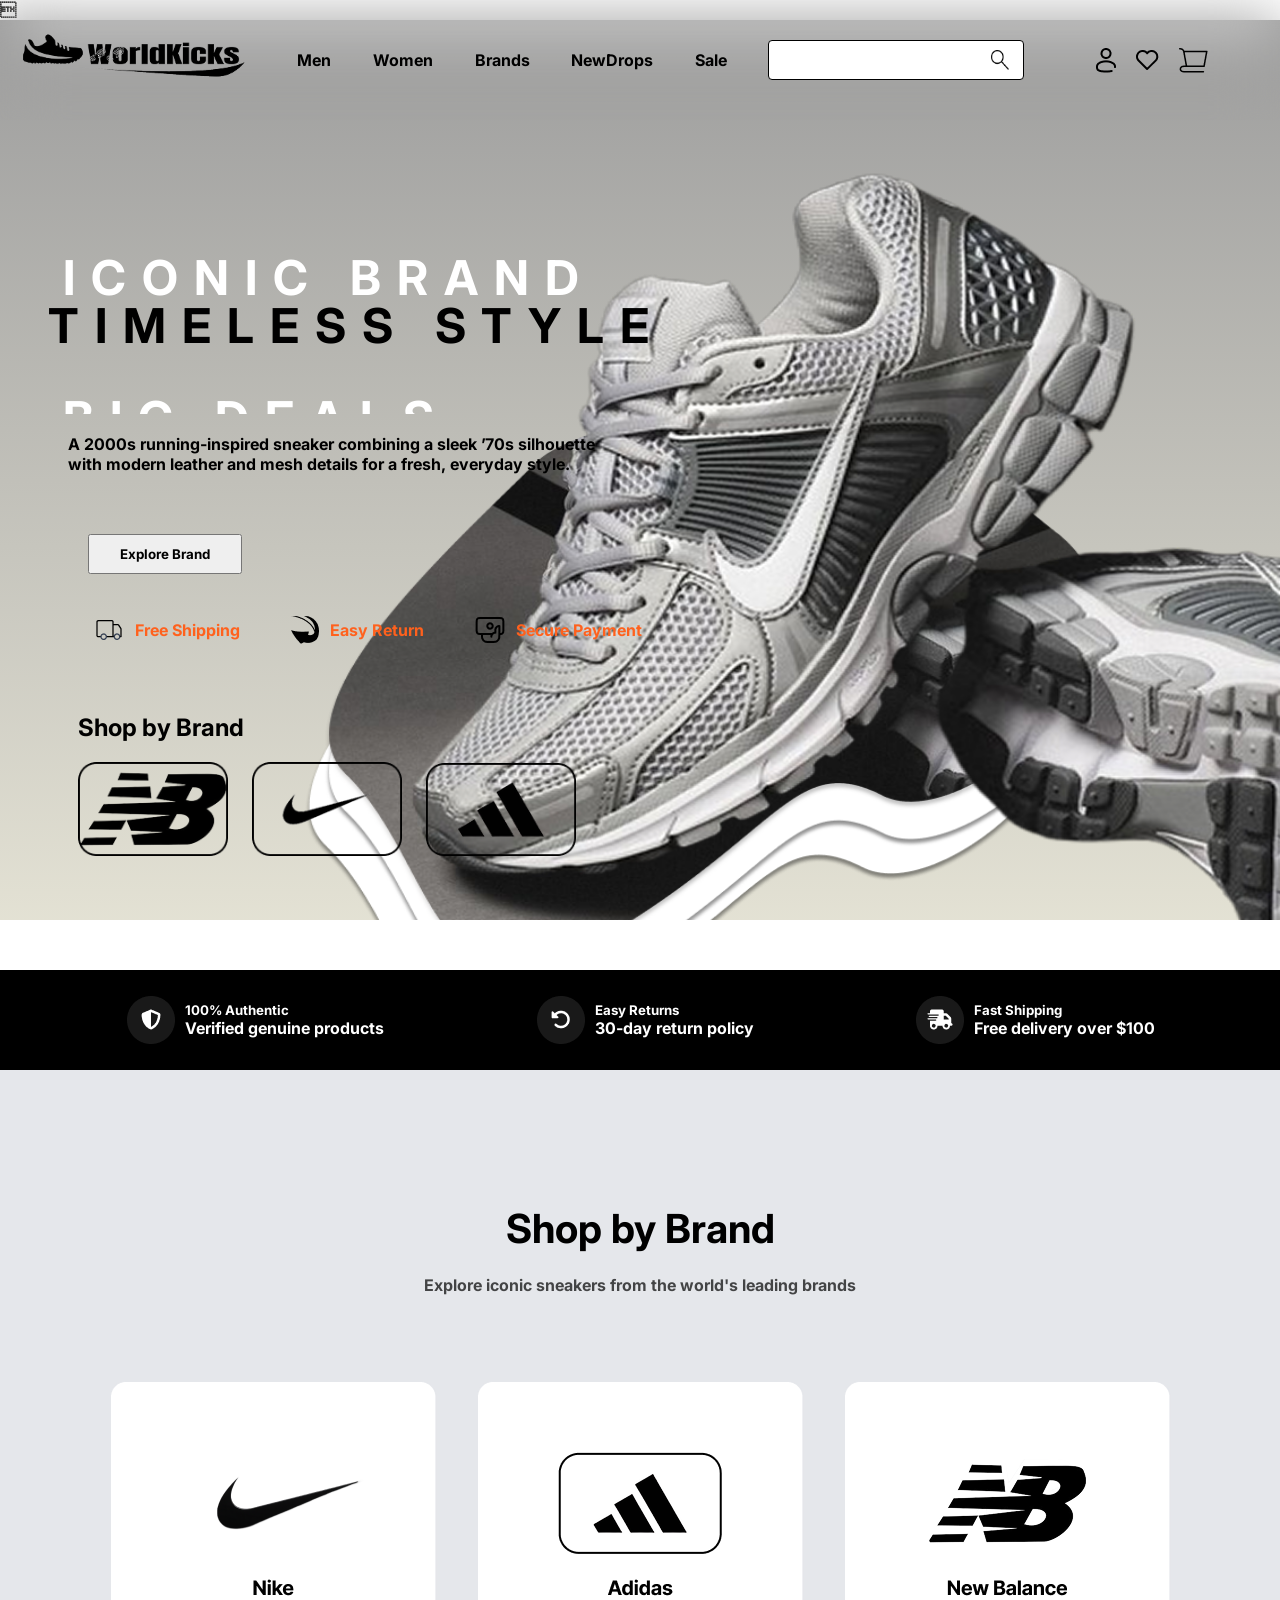
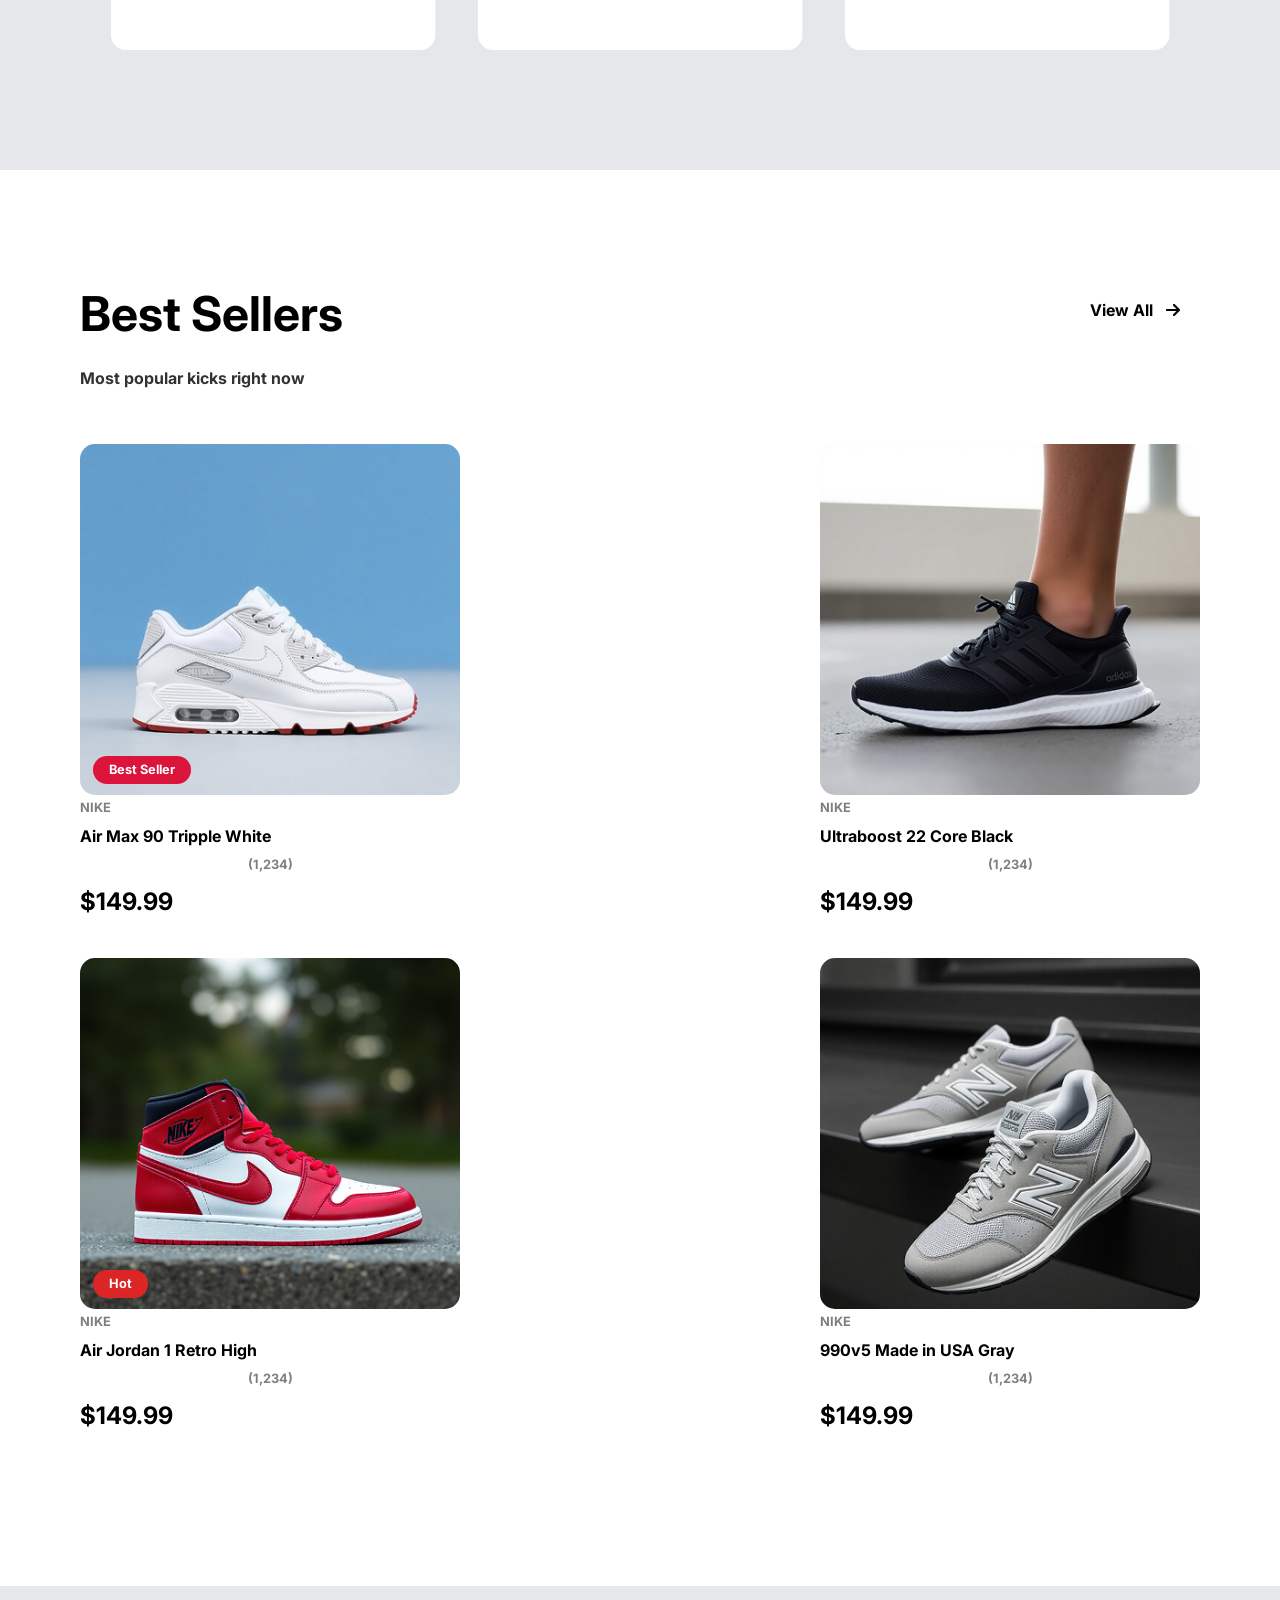
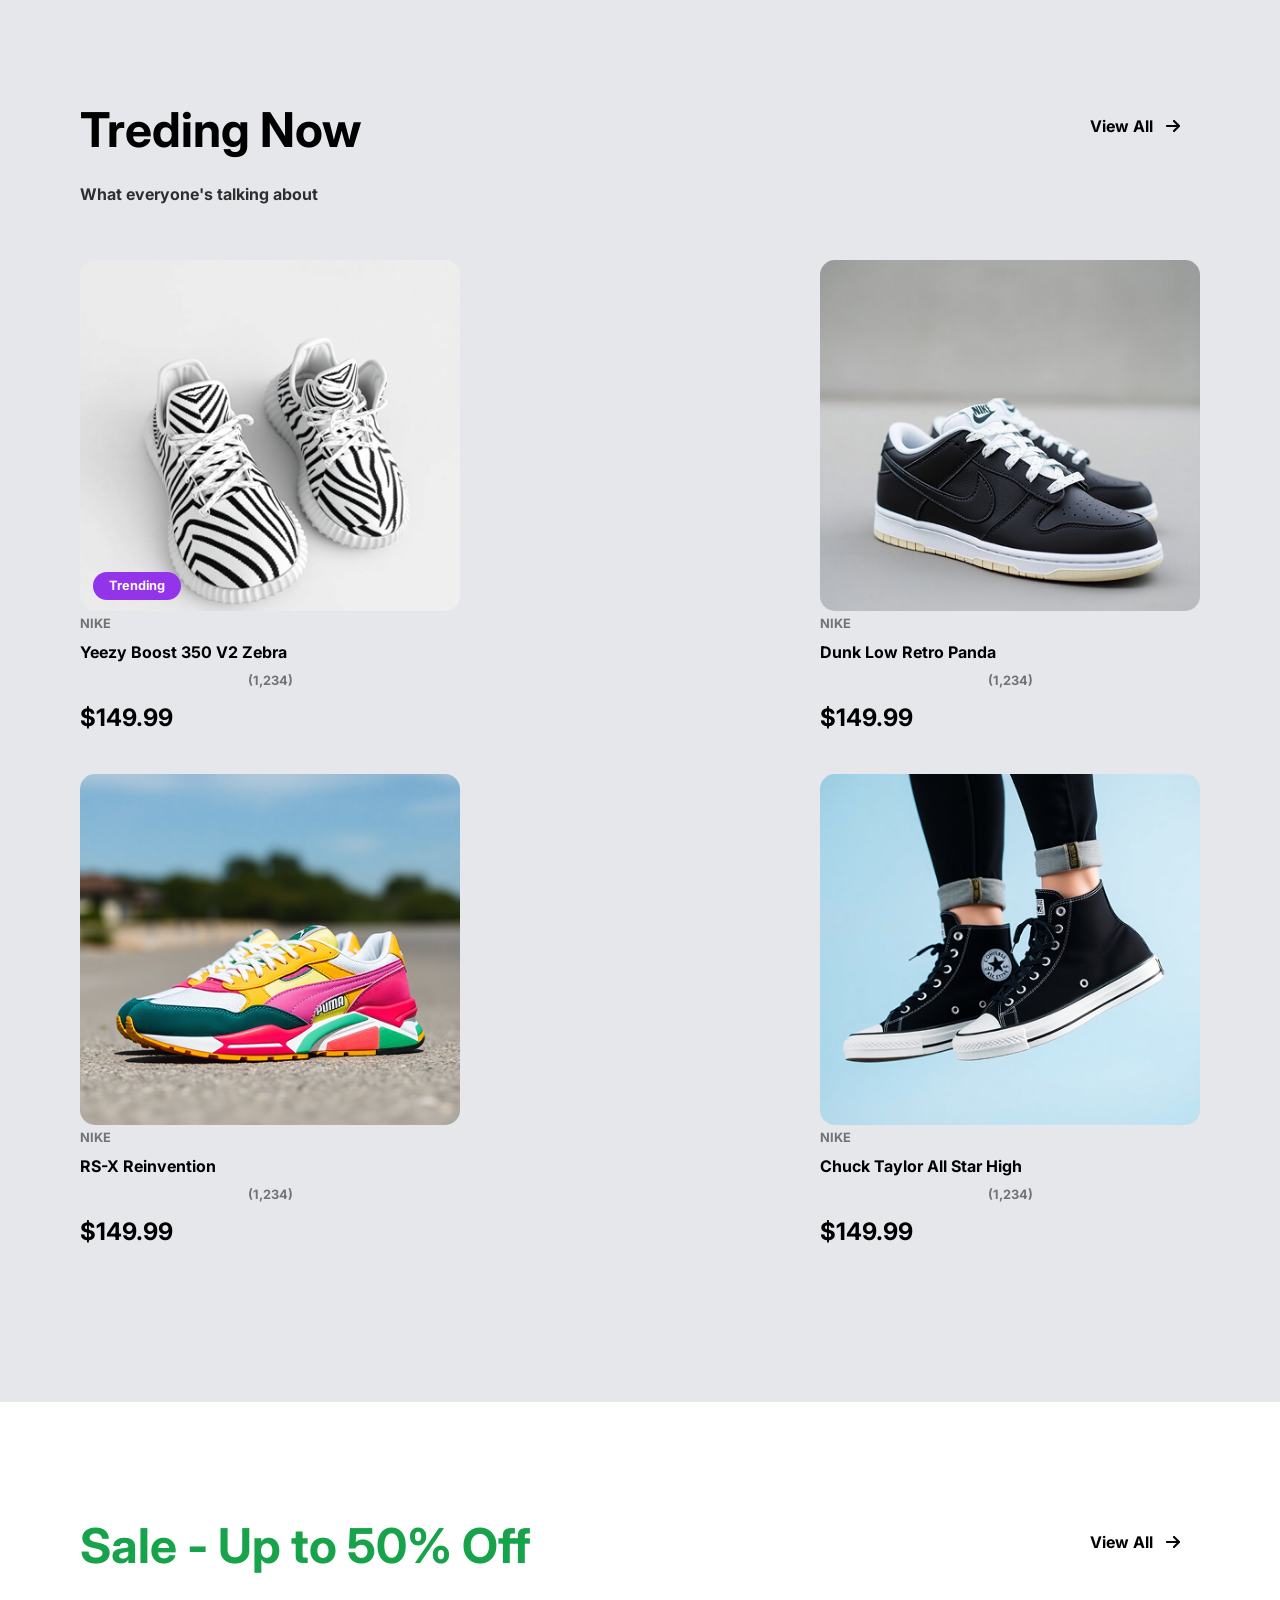
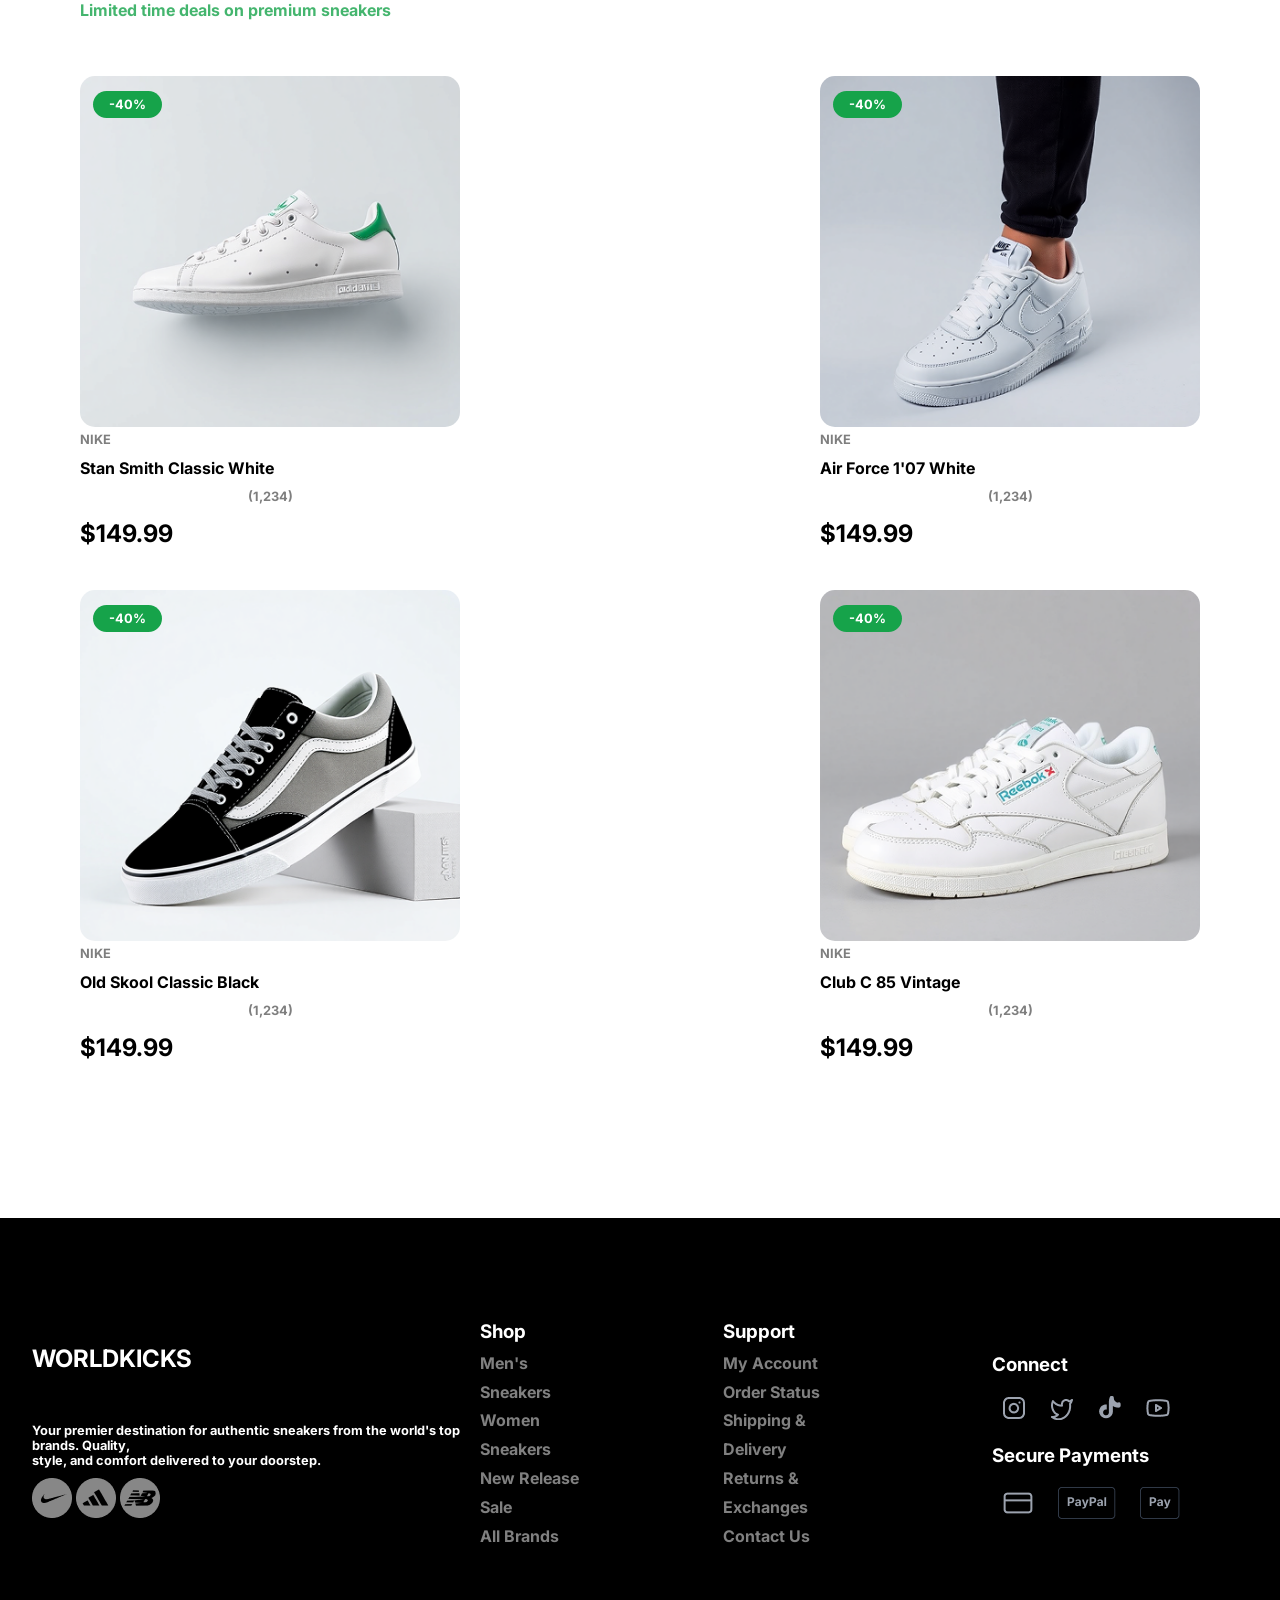
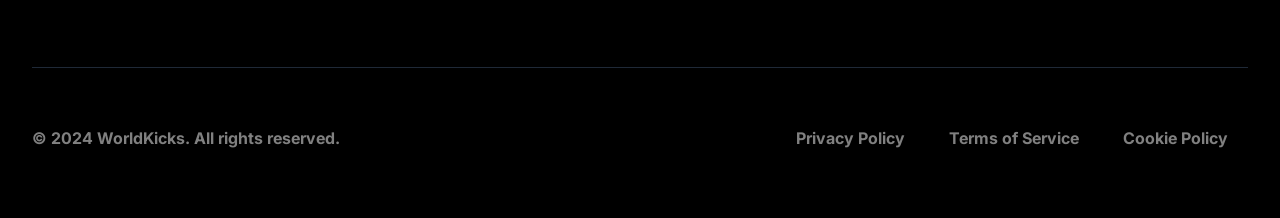
<file: index.html>
<!DOCTYPE html>
<html lang="en">
<head>
	<meta charset="UTF-8">
	<meta name="viewport" content="width=device-width, initial-scale=1.0">
	<title>WorldKicks</title>
    <link rel="preconnect" href="https://fonts.googleapis.com">
    <link rel="preconnect" href="https://fonts.gstatic.com" crossorigin>
    <link href="https://fonts.googleapis.com/css2?family=Inter:wght@400;500;700&display=swap" rel="stylesheet">
    <link rel="stylesheet" href="./global.css">
    <link rel="stylesheet" href="./styles/landpage/header.css">
    <link rel="stylesheet" href="./styles/landpage/banner.css">
    <link rel="stylesheet" href="./styles/landpage/shop_brand.css">
    <link rel="stylesheet" href="./styles/landpage/shops.css">
    <link rel="stylesheet" href="./styles/landpage/footer.css">
</head>
<body>
    <main class="container">
        <header>
             <div class="expnadable_div">
                <div>
                    <h2>Shop Category</h2>
                    <nav>
                        <ul>
                            <li>Sneakers (Lifestyle)</li>
                            <li>Running</li>
                            <li>Basketball</li>
                            <li>Training/Gym</li>
                            <li>Sandals/Slides</li>
                        </ul>
                    </nav>
                </div>
                <div>
                    <h2>Shop By Style</h2>
                    <nav>
                        <ul>
                            <li>Low top</li>
                            <li>Mid-type</li>
                            <li>High-type</li>
                            <li>Chunky</li>
                            <li>Minimalist</li>
                        </ul>
                    </nav>
                </div>
                <div>
                    <h2>Shop By Brand</h2>
                    <nav>
                        <ul>
                            <li>New Balance</li>
                            <li>Nike</li>
                            <li>Addidas</li>
                        </ul>
                    </nav>
                </div>
                <div>
                    <h2>Feature</h2>
                    <nav>
                        <ul>
                            <li>Best Sellers</li>
                            <li>New Arrivals</li>
                            <li>Trending Now</li>
                        </ul>
                    </nav>
                </div>
            </div>
            <div class="header_wrapper">
               
                <figure>
                    <img src="./assets/logo.png" alt="logo" title="Logo">
                </figure>
                <nav>
                    <ul>
                        <li>Men</li>
                        <li>Women</li>
                        <li>Brands</li>
                        <li>NewDrops</li>
                        <li>Sale</li>
                    </ul>
                </nav>
                <div class="search">
                    <input type="text">
                    <span><img src="./assets/search.png" alt="search" title="search"></span>
                </div>
                <div class="icons">
                    <span><img src="./assets/solar_user-broken.png" alt="user" title="user"></span>
                    <span><img src="./assets/heart.png" alt="heart" title="heart"></span>
                    <span><img src="./assets/cart.png" alt="cart" title="cart"></span>
                </div>
            </div>
        </header>
        <section class="banner">
            <div class="banner_wrapper">
                <div class="banner_left">
                    <span class="banner_title">
                        <div class="banner_title_anim_fx">
                            <div>
                                <h1 style="color: #fff; margin-left: 15px;" >ICONIC BRAND</h1>
                                <h1>TIMELESS STYLE</h1> 
                            </div>
                            <div>
                                <h1 style="color: #fff; margin-left: 15px;" >BIG DEALS</h1>
                                <h1>BIGGER STEALS</h1> 
                            </div>
                            <div>
                                <h1 style="color: #fff; margin-left: 15px; font-size: 90px;" >New Balance</h1>
                            </div>
                        </div>
                    </span>
                    <span class="banner_para1">
                        <div class="banner_para1_fx">
                            <div>
                                <p>A 2000s running-inspired sneaker combining a sleek ’70s silhouette <br> with modern leather and mesh details for a fresh, everyday style. </p>
                            </div>
                            <div>
                                <p>Save up  to 40%  on select styles limited time only </p>
                            </div>
                            <div>
                                <p>A 2000s running-inspired sneaker combining a sleek ’70s silhouette <br> with modern leather and mesh details for a fresh, everyday style. </p>
                            </div>
                        </div>
                    </span>
                    <button class="banner_button">Explore Brand</button>
                    <div class="banner_icons">
                        <span><img src="./assets/marketeq_car-shipping.png" alt="" title=""><p>Free Shipping</p></span>
                        <span><img src="./assets/game-icons_return-arrow.png" alt="" title=""><p>Easy Return</p></span>
                        <span><img src="./assets/hugeicons_payment-01.png" alt="" title=""><p>Secure Payment</p></span>
                    </div>
                    <div class="banner_shop_by_brand">
                        <h2>Shop by Brand</h2>
                        <img src="./assets/NB.png" alt="">
                        <img src="./assets/Nike.png" alt="">
                        <img src="./assets/addidas.png" alt="">
                    </div>
                </div>
                <div class="banner_right">
                    <img class="img1_fx" src="./assets/image/shoes1.png" alt="fx_shoes">
                    <img class="img2_fx" src="./assets/image/shoes2.png" alt="fx_shoes">
                    <img class="img3_fx" src="./assets/image/shoes3.png" alt="fx_shoes">
                </div>
            </div>
        </section>
        <section class="shop_brand">
            <div class="shop_brand_icons">
                <div class="shop_brand_wrapper_1">
                    <span class="shop_brand_icons_contain">
                        <img src="./assets/div1.png" alt="div">
                        <span>
                            <h5>100% Authentic</h5><p>Verified genuine products</p>
                        </span>
                    </span>
                    <span class="shop_brand_icons_contain">
                        <img src="./assets/div2.png" alt="div">
                        <span>
                            <h5>Easy Returns</h5><p>30-day return policy</p>
                        </span>
                    </span>
                    <span class="shop_brand_icons_contain">
                        <img src="./assets/div3.png" alt="div">
                        <span>
                            <h5>Fast Shipping</h5><p>Free delivery over $100</p>
                        </span>
                    </span>
                </div>
            </div>
            <div class="shop_brand_contain">
                <span class="shop_brand_title">
                    <h2>Shop by Brand</h2>
                    <p>Explore iconic sneakers from the world's leading brands</p>
                </span>
                <div class="shop_brand_icons_2">
                    <span>
                        <img src="./assets/div_nike.png" alt="nike">
                    </span>
                    <span>
                        <img src="./assets/div_addidas.png" alt="nike">
                    </span>
                    <span>
                        <img src="./assets/div_NewBalance.png" alt="nike">
                    </span>
                </div>
            </div>
        </section>
        <article class="shops">
            <div class="shops_wrapper">
                <div class="shops_content">
                    <span class="shops_content_title">
                        <h2>Best Sellers</h2>
                        <p>Most popular kicks right now</p>
                    </span>
                    <span class="shops_content_view_all">
                        <p>View All</p>
                        <img src="./assets/arrow.png" alt="arrow">
                    </span>

                    <div class="shops_content_product">
                        <div>
                            <span class="fx_display" style="background-color: #DC143C;"><p style="opacity: 1;">Best Seller</p></span>
                            <img src="./assets/image/Product_1.png" alt="pr_1">
                            <p>NIKE</p>
                            <h4>Air Max 90 Tripple White</h4>
                            <p style="text-align: center;">(1,234)</p>
                            <h2>$149.99</h2>
                        </div>
                        <div>
                            <img src="./assets/image/Product_2.png" alt="pr_1">
                            <p>NIKE</p>
                            <h4>Ultraboost 22 Core Black</h4>
                            <p style="text-align: center;">(1,234)</p>
                            <h2>$149.99</h2>
                        </div>
                        <div>
                            <span class="fx_display" style="background-color: #DC2626;"><p style="opacity: 1;">Hot</p></span>
                            <img src="./assets/image/Product_3.png" alt="pr_1">
                            <p>NIKE</p>
                            <h4>Air Jordan 1 Retro High</h4>
                            <p style="text-align: center;">(1,234)</p>
                            <h2>$149.99</h2>
                        </div>
                        <div>
                            <img src="./assets/image/Product_4.png" alt="pr_1">
                            <p>NIKE</p>
                            <h4>990v5 Made in USA Gray</h4>
                            <p style="text-align: center;">(1,234)</p>
                            <h2>$149.99</h2>
                        </div>
                    </div>
                </div>
                <div class="shops_content" style="background-color: var(--blend);">
                    <span class="shops_content_title">
                        <h2>Treding Now</h2>
                        <p>What everyone's talking about</p>
                    </span>
                    <span class="shops_content_view_all">
                        <p>View All</p>
                        <img src="./assets/arrow.png" alt="arrow">
                    </span>

                    <div class="shops_content_product">
                        <div>
                            <span class="fx_display" style="background-color: #9333EA;"><p style="opacity: 1;">Trending</p></span>
                            <img src="./assets/image/Product_5.png" alt="pr_1">
                            <p>NIKE</p>
                            <h4>Yeezy Boost 350 V2 Zebra</h4>
                            <p style="text-align: center;">(1,234)</p>
                            <h2>$149.99</h2>
                        </div>
                        <div>
                            <img src="./assets/image/Product_6.png" alt="pr_1">
                            <p>NIKE</p>
                            <h4>Dunk Low Retro Panda</h4>
                            <p style="text-align: center;">(1,234)</p>
                            <h2>$149.99</h2>
                        </div>
                        <div>
                            <img src="./assets/image/Product_7.png" alt="pr_1">
                            <p>NIKE</p>
                            <h4>RS-X Reinvention</h4>
                            <p style="text-align: center;">(1,234)</p>
                            <h2>$149.99</h2>
                        </div>
                        <div>
                            <img src="./assets/image/Product_8.png" alt="pr_1">
                            <p>NIKE</p>
                            <h4>Chuck Taylor All Star High</h4>
                            <p style="text-align: center;">(1,234)</p>
                            <h2>$149.99</h2>
                        </div>
                    </div>
                </div>
                <div class="shops_content">
                    <span class="shops_content_title" style="color: #16A34A;">
                        <h2>Sale - Up to 50% Off</h2>
                        <p>Limited time deals on premium sneakers</p>
                    </span>
                    <span class="shops_content_view_all">
                        <p>View All</p>
                        <img src="./assets/arrow.png" alt="arrow">
                    </span>

                    <div class="shops_content_product">
                        <div>
                            <span class="fx_display_sales" style="background-color: #16A34A;"><p style="opacity: 1;">-40%</p></span>
                            <img src="./assets/image/Product_9.png" alt="pr_1">
                            <p>NIKE</p>
                            <h4>Stan Smith Classic White</h4>
                            <p style="text-align: center;">(1,234)</p>
                            <h2>$149.99</h2>
                        </div>
                        <div>
                            <span class="fx_display_sales" style="background-color: #16A34A;"><p style="opacity: 1;">-40%</p></span>
                            <img src="./assets/image/Product_10.png" alt="pr_1">
                            <p>NIKE</p>
                            <h4>Air Force 1'07 White</h4>
                            <p style="text-align: center;">(1,234)</p>
                            <h2>$149.99</h2>
                        </div>
                        <div>
                            <span class="fx_display_sales" style="background-color: #16A34A;"><p style="opacity: 1;">-40%</p></span>
                            <img src="./assets/image/Product_11.png" alt="pr_1">
                            <p>NIKE</p>
                            <h4>Old Skool Classic Black</h4>
                            <p style="text-align: center;">(1,234)</p>
                            <h2>$149.99</h2>
                        </div>
                        <div>
                            <span class="fx_display_sales" style="background-color: #16A34A;"><p style="opacity: 1;">-40%</p></span>
                            <img src="./assets/image/Product_12.png" alt="pr_1">
                            <p>NIKE</p>
                            <h4>Club C 85 Vintage</h4>
                            <p style="text-align: center;">(1,234)</p>
                            <h2>$149.99</h2>
                        </div>
                    </div>
                </div>
            </div>
        </article>
    </main>
</body>
<footer>
    <main class="footer_container">
        <div class="footer_wrapper">
            <section class="footer_info">
                <div class="footer_info_contain footer_contain_1">
                    <h2>WORLDKICKS</h2>
                    <p>Your premier destination for authentic sneakers from the world's top brands. Quality, <br> style, and comfort delivered to your doorstep.</p>
                    <span> 
                        <img src="./assets/footer_nike_icons.png" alt="">
                        <img src="./assets/footer_addidas_icons.png" alt="">
                        <img src="./assets/footer_NewBalance_icons.png" alt="">
                    </span>
                </div>
                <aside>

                </aside>
                <article>
                    
                </article>
                <div class="footer_info_contain footer_contain_2">
                    <div>
                        <h3>Shop</h3>
                        <a href="#">Men's Sneakers</a>
                        <a href="#">Women Sneakers</a>
                        <a href="#">New Release</a>
                        <a href="#">Sale</a>
                        <a href="#">All Brands</a>
                    </div>
                    <div>
                        <h3>Support</h3>
                        <a href="#">My Account</a>
                        <a href="#">Order Status</a>
                        <a href="#">Shipping & Delivery</a>
                        <a href="#">Returns & Exchanges</a>
                        <a href="#">Contact Us</a>
                    </div>
                </div>
                <div class="footer_info_contain footer_contain_3">
                    <div>
                        <h3>Connect</h3>
                        <img src="./assets/footer_insta.png" alt="">
                        <img src="./assets/footer_twitter.png" alt="">
                        <img src="./assets/footer_tiktok.png" alt="">
                        <img src="./assets/footer_youtube.png" alt="">
                    </div>
                    <div>
                        <h3>Secure Payments</h3>
                        <img src="./assets/footer_debitCard.png" alt="">
                        <img src="./assets/footer_paypal.png" alt="">
                        <img src="./assets/footer_pay.png" alt="">
                    </div>
                </div>
            </section>
            <section class="term_and_policy">
                <p>© 2024 WorldKicks. All rights reserved.</p>
                <span>
                    <a href="#">Privacy Policy</a>
                    <a href="#">Terms of Service</a>
                    <a href="#">Cookie Policy</a>
                </span>
            </section>
        </div>
    </main>
</footer>
</html>
</file>
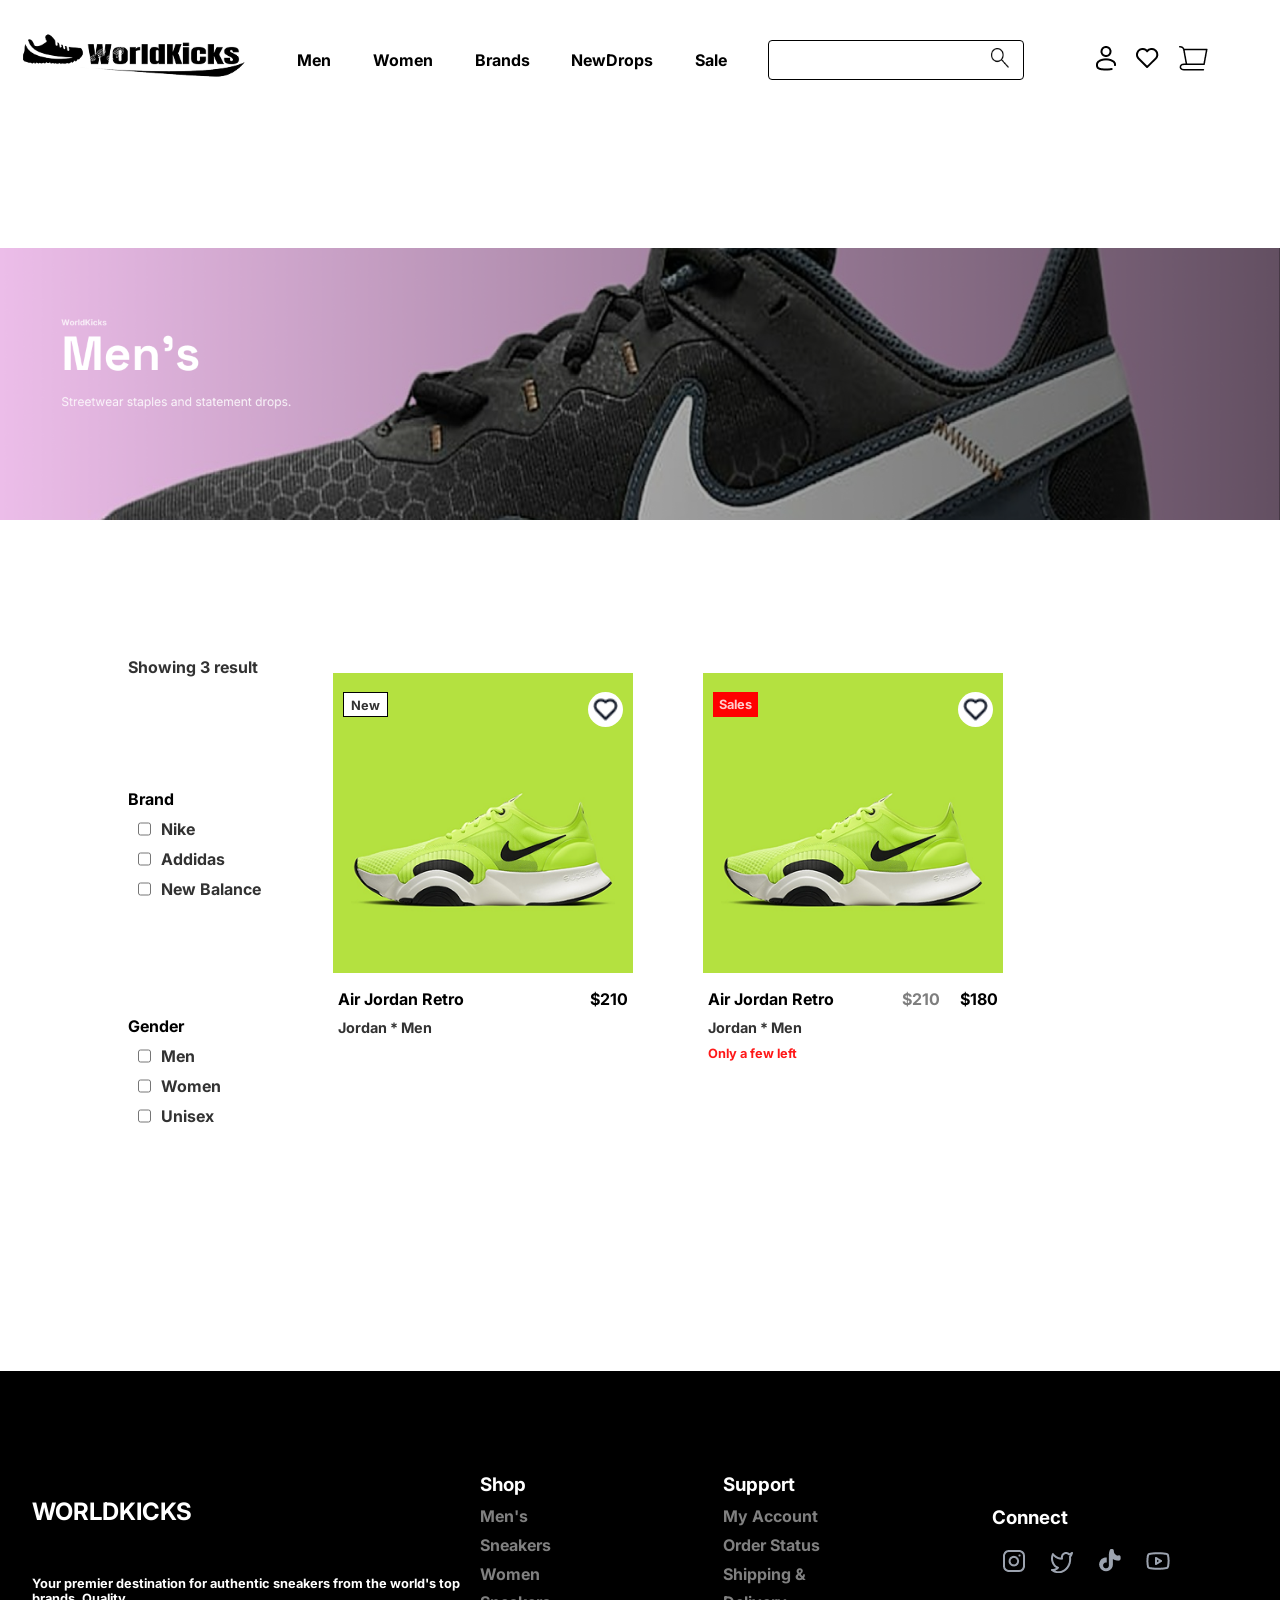
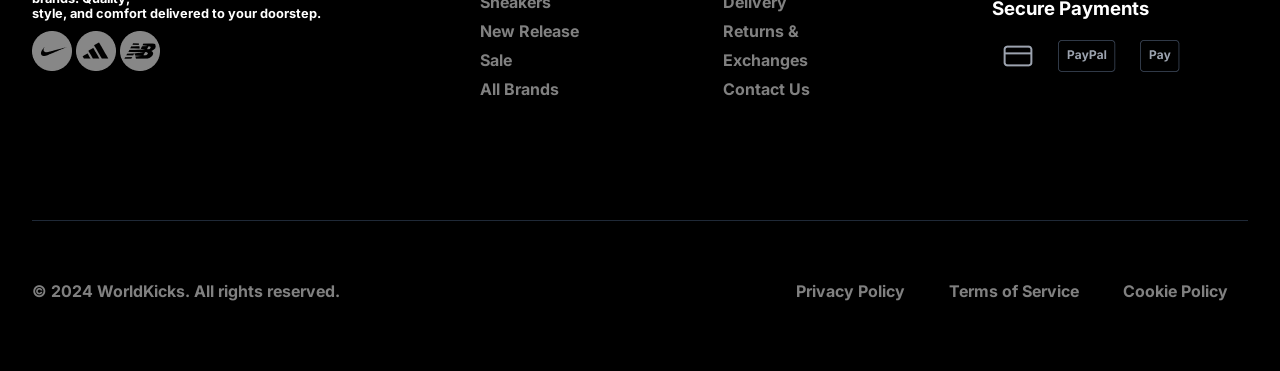
<file: (pages)/brands.html>
<!DOCTYPE html>
<html lang="en">
<head>
	<meta charset="UTF-8">
	<meta name="viewport" content="width=device-width, initial-scale=1.0">
	<title>Men Page</title>
    <link rel="preconnect" href="https://fonts.googleapis.com">
    <link rel="preconnect" href="https://fonts.gstatic.com" crossorigin>
    <link href="https://fonts.googleapis.com/css2?family=Inter:wght@400;500;700&display=swap" rel="stylesheet">
    <link rel="stylesheet" href="../global.css">
    <link rel="stylesheet" href="../styles/landpage/header.css">
    <link rel="stylesheet" href="../styles/content/banner.css">
    <link rel="stylesheet" href="../styles/content/content.css">
    <link rel="stylesheet" href="../styles/landpage/footer.css">
</head>
<body>
	<main>
        <header>
            <div class="expnadable_div">
                <div>
                    <h2>Shop Category</h2>
                    <nav>
                        <ul>
                            <li>Sneakers (Lifestyle)</li>
                            <li>Running</li>
                            <li>Basketball</li>
                            <li>Training/Gym</li>
                            <li>Sandals/Slides</li>
                        </ul>
                    </nav>
                </div>
                <div>
                    <h2>Shop By Style</h2>
                    <nav>
                        <ul>
                            <li>Low top</li>
                            <li>Mid-type</li>
                            <li>High-type</li>
                            <li>Chunky</li>
                            <li>Minimalist</li>
                        </ul>
                    </nav>
                </div>
                <div>
                    <h2>Shop By Brand</h2>
                    <nav>
                        <ul>
                            <li>New Balance</li>
                            <li>Nike</li>
                            <li>Addidas</li>
                        </ul>
                    </nav>
                </div>
                <div>
                    <h2>Feature</h2>
                    <nav>
                        <ul>
                            <li>Best Sellers</li>
                            <li>New Arrivals</li>
                            <li>Trending Now</li>
                        </ul>
                    </nav>
                </div>
            </div>
            <div class="header_wrapper">
                <figure>
                    <img src="../assets/logo.png" alt="logo" title="Logo">
                </figure>
                <nav>
                    <ul>
                        <li>Men</li>
                        <li>Women</li>
                        <li>Brands</li>
                        <li>NewDrops</li>
                        <li>Sale</li>
                    </ul>
                </nav>
                <div class="search">
                    <input type="text">
                    <span><img src="../assets/search.png" alt="search" title="search"></span>
                </div>
                <div class="icons">
                    <span><img src="../assets/solar_user-broken.png" alt="user" title="user"></span>
                    <span><img src="../assets/heart.png" alt="heart" title="heart"></span>
                    <span><img src="../assets/cart.png" alt="cart" title="cart"></span>
                </div>
            </div>
        </header>
        <section class="banner">
            <img src="../assets/Background_men.png" alt="">
        </section>
        <section class="content">
            <aside class="content_aside">
                <p style="opacity: 0.8;">Showing 3 result</p>
                <div>
                    <p>Brand</p>
                    <span><input type="checkbox" name="" id=""><p style="opacity: 0.8;">Nike</p></span>
                    <span><input type="checkbox" name="" id=""><p style="opacity: 0.8;">Addidas</p></span>
                    <span><input type="checkbox" name="" id=""><p style="opacity: 0.8;">New Balance</p></span>
                </div>
                <div>
                    <p>Gender</p>
                    <span><input type="checkbox" name="" id=""><p style="opacity: 0.8;">Men</p></span>
                    <span><input type="checkbox" name="" id=""><p style="opacity: 0.8;">Women</p></span>
                    <span><input type="checkbox" name="" id=""><p style="opacity: 0.8;">Unisex</p></span>
                </div>
            </aside>
            <div class="product_sale_cons">
                <div class="product_sale_cons_relative">
                    <span class="product_sale_cons_status" style="border: 1px solid #000;">
                        <p>New</p>
                    </span>
                    <span class="wishlist">
                        <img src="../assets/heart_wishlist.png" alt="wishlist" title="wishlist">
                    </span>
                    <figure class="product_sale_cons_figure">
                        <img src="../assets/image/Product_13.png" alt="Products">
                        <figcaption>
                            <span>
                                <h4>Air Jordan Retro</h4>
                                <h4>$210</h4>
                            </span>
                            <p>Jordan * Men</p>
                        </figcaption>
                    </figure>
                </div>
                <div class="product_sale_cons_relative">
                    <span class="product_sale_cons_status" style="background-color: #f00; color: #fff;">
                        <p>Sales</p>
                    </span>
                    <span class="wishlist">
                        <img src="../assets/heart_wishlist.png" alt="wishlist" title="wishlist">
                    </span>
                    <figure class="product_sale_cons_figure">
                        <img src="../assets/image/Product_13.png" alt="Products">
                        <figcaption>
                            <span>
                                <h4>Air Jordan Retro</h4>
                                <div style="display: flex;">
                                    <h4 style="margin: 0 20px; opacity: 0.5;">$210</h4>
                                    <h4>$180</h4>
                                </div>
                            </span>
                            <p>Jordan * Men</p>
                            <p style="color: #f00; opacity: 0.9; font-size: 0.8rem;">Only a few left</p>
                        </figcaption>
                    </figure>
                </div>
            </div>
        </section>
    </main>
</body>
<footer>
    <main class="footer_container">
        <div class="footer_wrapper">
            <section class="footer_info">
                <div class="footer_info_contain footer_contain_1">
                    <h2>WORLDKICKS</h2>
                    <p>Your premier destination for authentic sneakers from the world's top brands. Quality, <br> style, and comfort delivered to your doorstep.</p>
                    <span> 
                        <img src="../assets/footer_nike_icons.png" alt="">
                        <img src="../assets/footer_addidas_icons.png" alt="">
                        <img src="../assets/footer_NewBalance_icons.png" alt="">
                    </span>
                </div>
                <div class="footer_info_contain footer_contain_2">
                    <div>
                        <h3>Shop</h3>
                        <a href="#">Men's Sneakers</a>
                        <a href="#">Women Sneakers</a>
                        <a href="#">New Release</a>
                        <a href="#">Sale</a>
                        <a href="#">All Brands</a>
                    </div>
                    <div>
                        <h3>Support</h3>
                        <a href="#">My Account</a>
                        <a href="#">Order Status</a>
                        <a href="#">Shipping & Delivery</a>
                        <a href="#">Returns & Exchanges</a>
                        <a href="#">Contact Us</a>
                    </div>
                </div>
                <div class="footer_info_contain footer_contain_3">
                    <div>
                        <h3>Connect</h3>
                        <img src="../assets/footer_insta.png" alt="">
                        <img src="../assets/footer_twitter.png" alt="">
                        <img src="../assets/footer_tiktok.png" alt="">
                        <img src="../assets/footer_youtube.png" alt="">
                    </div>
                    <div>
                        <h3>Secure Payments</h3>
                        <img src="../assets/footer_debitCard.png" alt="">
                        <img src="../assets/footer_paypal.png" alt="">
                        <img src="../assets/footer_pay.png" alt="">
                    </div>
                </div>
            </section>
            <section class="term_and_policy">
                <p>© 2024 WorldKicks. All rights reserved.</p>
                <span>
                    <a href="#">Privacy Policy</a>
                    <a href="#">Terms of Service</a>
                    <a href="#">Cookie Policy</a>
                </span>
            </section>
        </div>
    </main>
</footer>
</html>
</file>
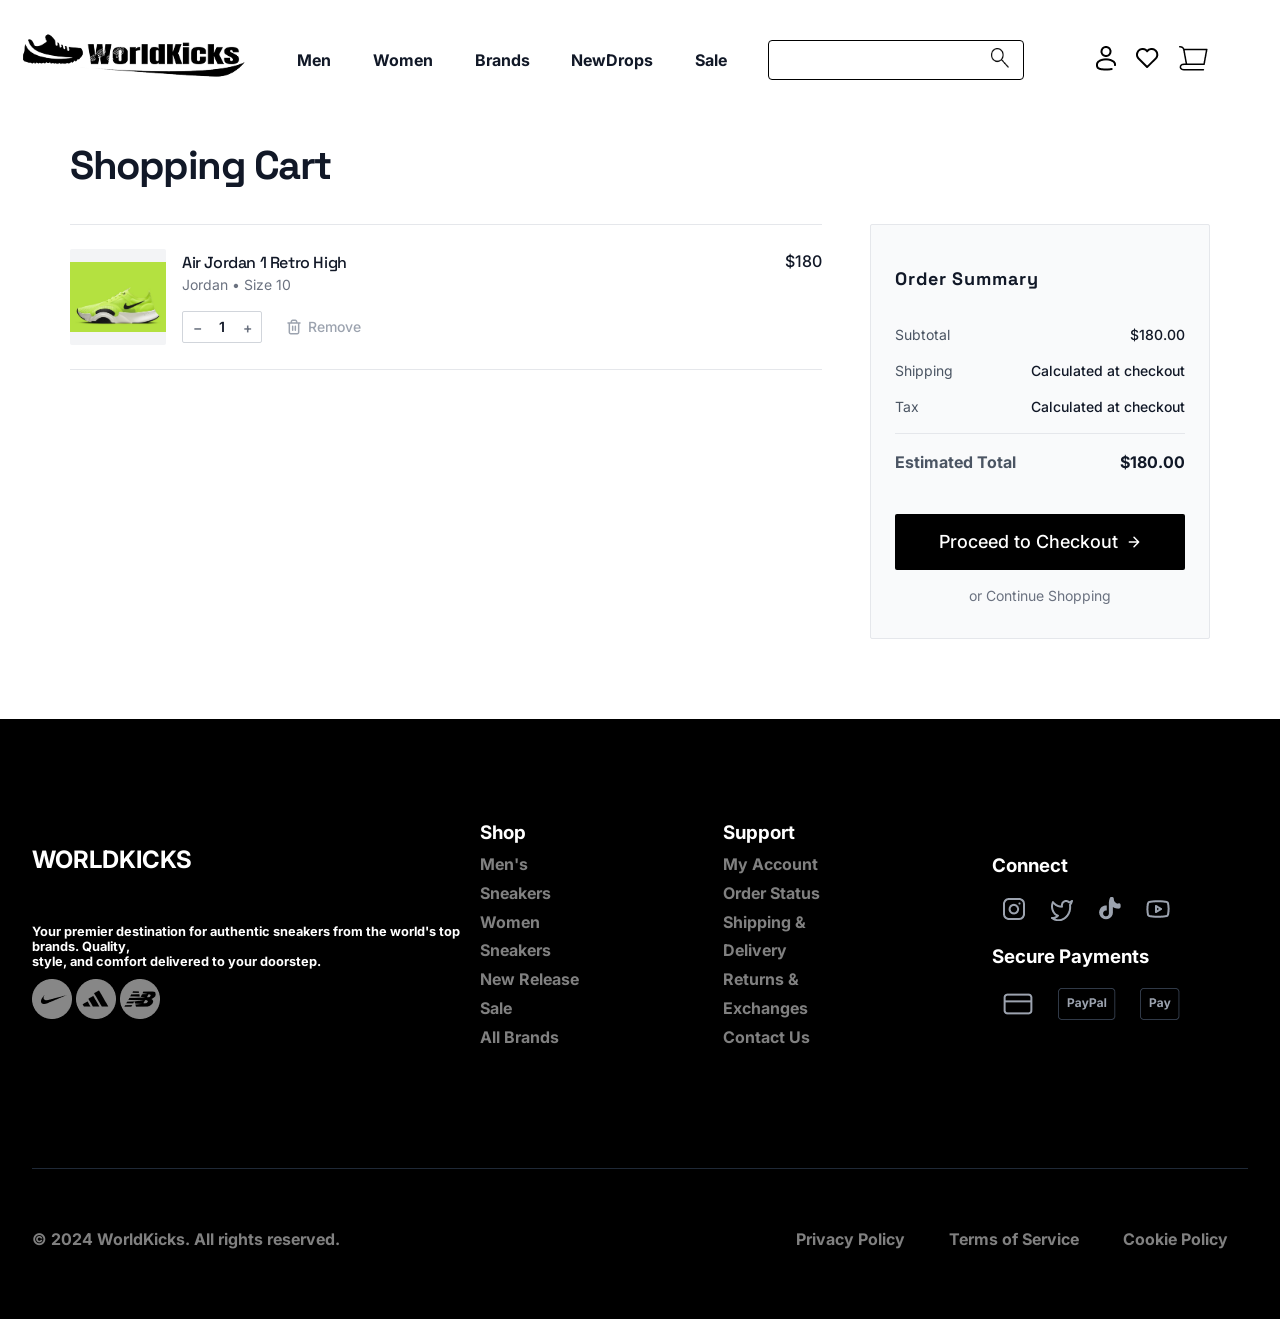
<file: (pages)/cart.html>
<!DOCTYPE html>
<html lang="en">
<head>
	<meta charset="UTF-8">
	<meta name="viewport" content="width=device-width, initial-scale=1.0">
	<title>Shopping Cart</title>
    <link rel="preconnect" href="https://fonts.googleapis.com">
    <link rel="preconnect" href="https://fonts.gstatic.com" crossorigin>
    <link href="https://fonts.googleapis.com/css2?family=Inter:wght@400;500;600;700&family=Space+Grotesk:wght@500;600;700&display=swap" rel="stylesheet">
    <link rel="stylesheet" href="../global.css">
    <link rel="stylesheet" href="../styles/landpage/header.css">
    <link rel="stylesheet" href="../styles/landpage/footer.css">
    <link rel="stylesheet" href="../styles/acc-profile/cart.css">
</head>
<body>
	<main>
        <header>
             <div class="expnadable_div">
                <div>
                    <h2>Shop Category</h2>
                    <nav>
                        <ul>
                            <li>Sneakers (Lifestyle)</li>
                            <li>Running</li>
                            <li>Basketball</li>
                            <li>Training/Gym</li>
                            <li>Sandals/Slides</li>
                        </ul>
                    </nav>
                </div>
                <div>
                    <h2>Shop By Style</h2>
                    <nav>
                        <ul>
                            <li>Low top</li>
                            <li>Mid-type</li>
                            <li>High-type</li>
                            <li>Chunky</li>
                            <li>Minimalist</li>
                        </ul>
                    </nav>
                </div>
                <div>
                    <h2>Shop By Brand</h2>
                    <nav>
                        <ul>
                            <li>New Balance</li>
                            <li>Nike</li>
                            <li>Addidas</li>
                        </ul>
                    </nav>
                </div>
                <div>
                    <h2>Feature</h2>
                    <nav>
                        <ul>
                            <li>Best Sellers</li>
                            <li>New Arrivals</li>
                            <li>Trending Now</li>
                        </ul>
                    </nav>
                </div>
            </div>
            <div class="header_wrapper">
               
                <figure>
                    <img src="../assets/logo.png" alt="logo" title="Logo">
                </figure>
                <nav>
                    <ul>
                        <li>Men</li>
                        <li>Women</li>
                        <li>Brands</li>
                        <li>NewDrops</li>
                        <li>Sale</li>
                    </ul>
                </nav>
                <div class="search">
                    <input type="text">
                    <span><img src="../assets/search.png" alt="search" title="search"></span>
                </div>
                <div class="icons">
                    <span><img src="../assets/solar_user-broken.png" alt="user" title="user"></span>
                    <span><img src="../assets/heart.png" alt="heart" title="heart"></span>
                    <span><img src="../assets/cart.png" alt="cart" title="cart"></span>
                </div>
            </div>
        </header>
        <section class="cart-container">
            <h1 class="cart-title">Shopping Cart</h1>
            <div class="cart-layout">
                <div class="cart-items">
                    <div class="cart-item">
                        <div class="item-image">
                            <img src="../assets/image/pd-img1.png" alt="Air Jordan 1 Retro High">
                        </div>
                        <div class="item-details">
                            <div class="item-info">
                                <h3 class="item-name">Air Jordan 1 Retro High</h3>
                                <p class="item-variant">Jordan &bull; Size 10</p>
                            </div>
                            <div class="item-actions">
                                <div class="item-qty">
                                    <button class="qty-btn" aria-label="Decrease">−</button>
                                    <span class="qty-val">1</span>
                                    <button class="qty-btn" aria-label="Increase">+</button>
                                </div>
                                <button class="item-remove">
                                    <svg width="16" height="16" viewBox="0 0 16 16" fill="none">
                                        <path d="M2 4h12M5.333 4V2.667a1.333 1.333 0 0 1 1.334-1.334h2.666a1.333 1.333 0 0 1 1.334 1.334V4M12.667 4v9.333a1.333 1.333 0 0 1-1.334 1.334H4.667a1.333 1.333 0 0 1-1.334-1.334V4" stroke="#9CA3AF" stroke-width="1.5" stroke-linecap="round" stroke-linejoin="round"/>
                                        <path d="M6.667 7.333v4M9.333 7.333v4" stroke="#9CA3AF" stroke-width="1.5" stroke-linecap="round" stroke-linejoin="round"/>
                                    </svg>
                                    Remove
                                </button>
                            </div>
                        </div>
                        <span class="item-price">$180</span>
                    </div>
                </div>
                <aside class="cart-summary">
                    <h2 class="summary-title">Order Summary</h2>
                    <div class="summary-rows">
                        <div class="summary-row"><span>Subtotal</span><span>$180.00</span></div>
                        <div class="summary-row"><span>Shipping</span><span>Calculated at checkout</span></div>
                        <div class="summary-row"><span>Tax</span><span>Calculated at checkout</span></div>
                        <div class="summary-row total"><span>Estimated Total</span><span>$180.00</span></div>
                    </div>
                    <button class="checkout-btn">
                        Proceed to Checkout
                        <svg width="16" height="16" viewBox="0 0 16 16" fill="none">
                            <path d="M3.333 8h9.334M8 3.333L12.667 8 8 12.667" stroke="#fff" stroke-width="1.5" stroke-linecap="round" stroke-linejoin="round"/>
                        </svg>
                    </button>
                    <p class="continue-shopping">or Continue Shopping</p>
                </aside>
            </div>
        </section>
    </main>
</body>
<footer>
    <main class="footer_container">
        <div class="footer_wrapper">
            <section class="footer_info">
                <div class="footer_info_contain footer_contain_1">
                    <h2>WORLDKICKS</h2>
                    <p>Your premier destination for authentic sneakers from the world's top brands. Quality, <br> style, and comfort delivered to your doorstep.</p>
                    <span> 
                        <img src="../assets/footer_nike_icons.png" alt="">
                        <img src="../assets/footer_addidas_icons.png" alt="">
                        <img src="../assets/footer_NewBalance_icons.png" alt="">
                    </span>
                </div>
                <aside></aside>
                <article></article>
                <div class="footer_info_contain footer_contain_2">
                    <div>
                        <h3>Shop</h3>
                        <a href="#">Men's Sneakers</a>
                        <a href="#">Women Sneakers</a>
                        <a href="#">New Release</a>
                        <a href="#">Sale</a>
                        <a href="#">All Brands</a>
                    </div>
                    <div>
                        <h3>Support</h3>
                        <a href="#">My Account</a>
                        <a href="#">Order Status</a>
                        <a href="#">Shipping & Delivery</a>
                        <a href="#">Returns & Exchanges</a>
                        <a href="#">Contact Us</a>
                    </div>
                </div>
                <div class="footer_info_contain footer_contain_3">
                    <div>
                        <h3>Connect</h3>
                        <img src="../assets/footer_insta.png" alt="">
                        <img src="../assets/footer_twitter.png" alt="">
                        <img src="../assets/footer_tiktok.png" alt="">
                        <img src="../assets/footer_youtube.png" alt="">
                    </div>
                    <div>
                        <h3>Secure Payments</h3>
                        <img src="../assets/footer_debitCard.png" alt="">
                        <img src="../assets/footer_paypal.png" alt="">
                        <img src="../assets/footer_pay.png" alt="">
                    </div>
                </div>
            </section>
            <section class="term_and_policy">
                <p>&copy; 2024 WorldKicks. All rights reserved.</p>
                <span>
                    <a href="#">Privacy Policy</a>
                    <a href="#">Terms of Service</a>
                    <a href="#">Cookie Policy</a>
                </span>
            </section>
        </div>
    </main>
</footer>
</html>
</file>
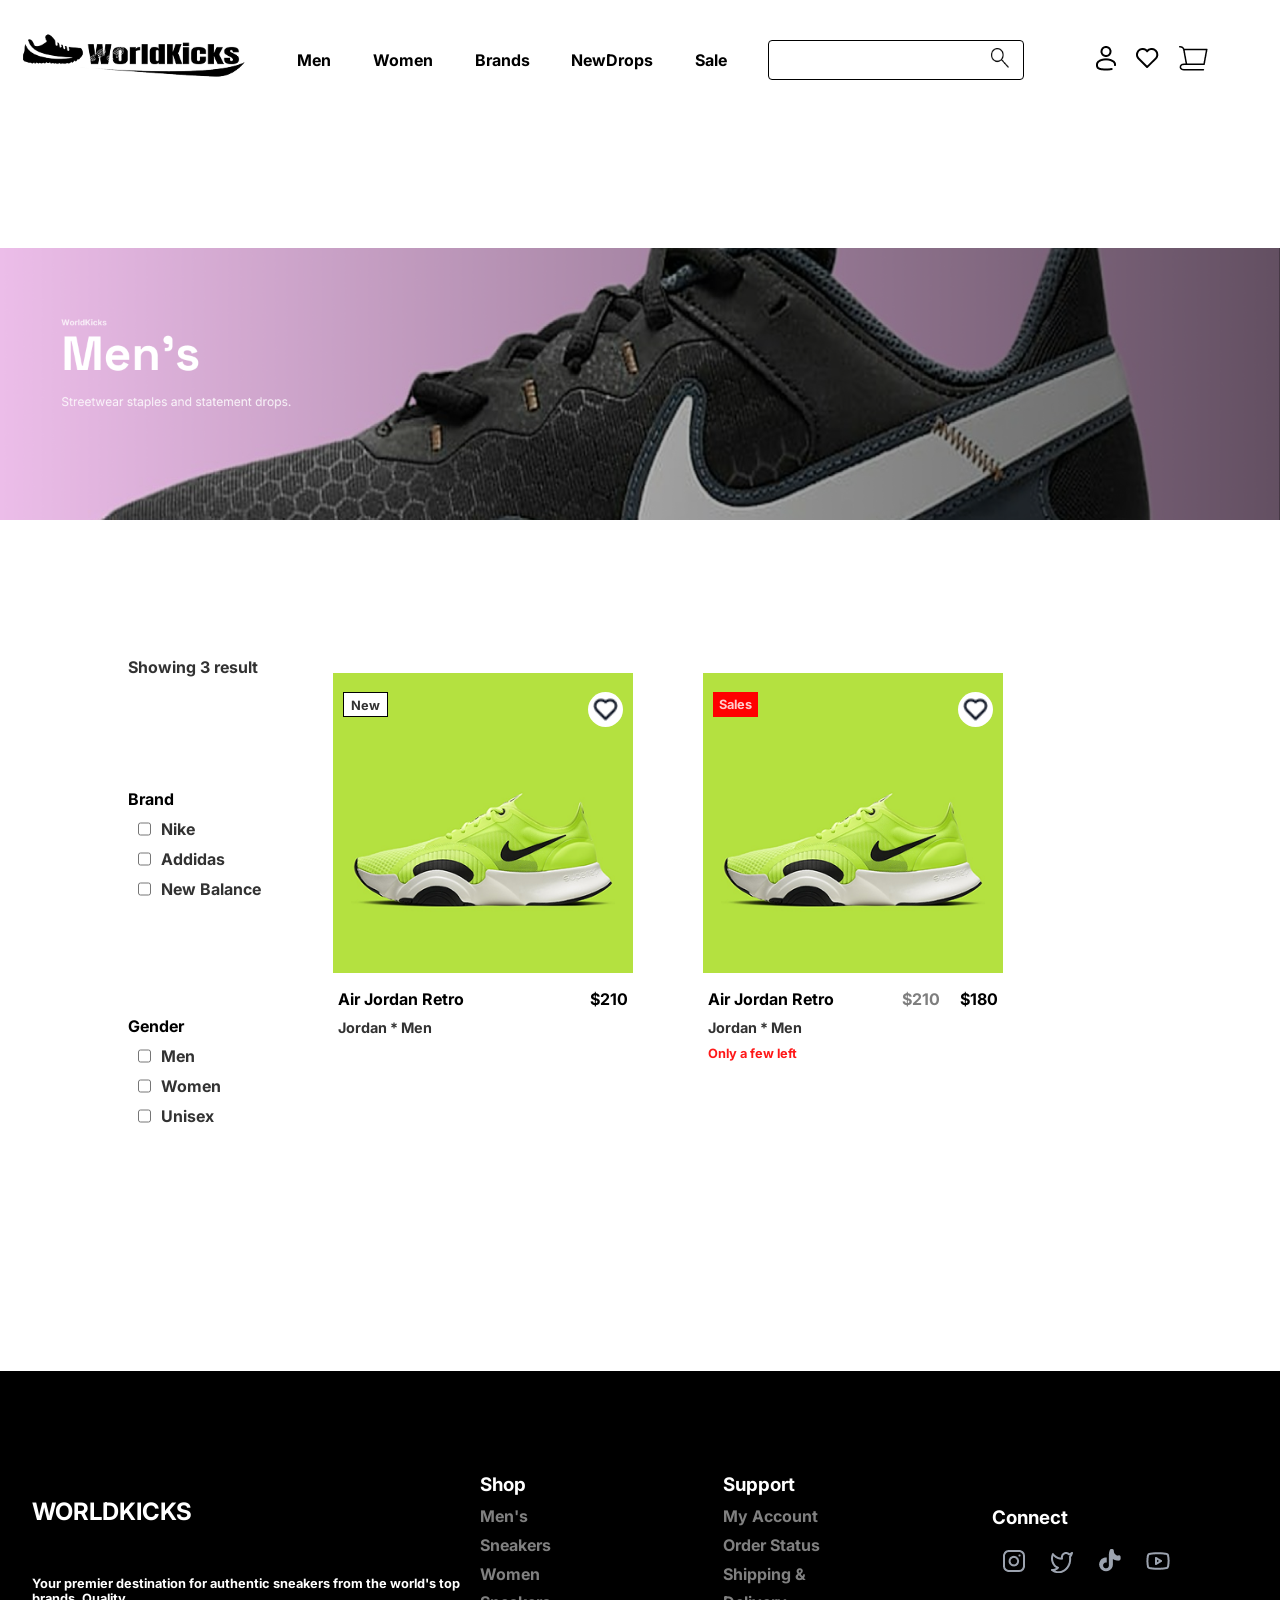
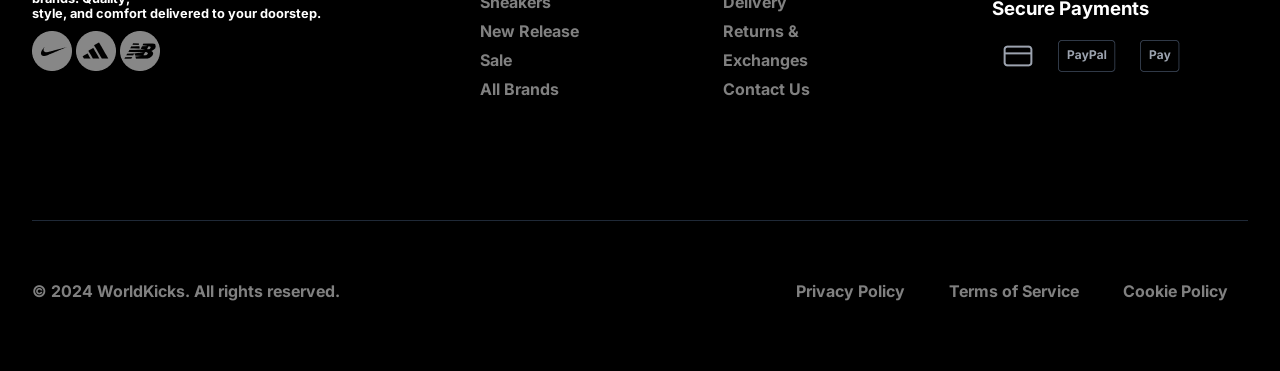
<file: (pages)/men.html>
<!DOCTYPE html>
<html lang="en">
<head>
	<meta charset="UTF-8">
	<meta name="viewport" content="width=device-width, initial-scale=1.0">
	<title>Men Page</title>
    <link rel="preconnect" href="https://fonts.googleapis.com">
    <link rel="preconnect" href="https://fonts.gstatic.com" crossorigin>
    <link href="https://fonts.googleapis.com/css2?family=Inter:wght@400;500;700&display=swap" rel="stylesheet">
    <link rel="stylesheet" href="../global.css">
    <link rel="stylesheet" href="../styles/landpage/header.css">
    <link rel="stylesheet" href="../styles/content/banner.css">
    <link rel="stylesheet" href="../styles/content/content.css">
    <link rel="stylesheet" href="../styles/landpage/footer.css">
</head>
<body>
	<main>
        <header>
            <div class="expnadable_div">
                <div>
                    <h2>Shop Category</h2>
                    <nav>
                        <ul>
                            <li>Sneakers (Lifestyle)</li>
                            <li>Running</li>
                            <li>Basketball</li>
                            <li>Training/Gym</li>
                            <li>Sandals/Slides</li>
                        </ul>
                    </nav>
                </div>
                <div>
                    <h2>Shop By Style</h2>
                    <nav>
                        <ul>
                            <li>Low top</li>
                            <li>Mid-type</li>
                            <li>High-type</li>
                            <li>Chunky</li>
                            <li>Minimalist</li>
                        </ul>
                    </nav>
                </div>
                <div>
                    <h2>Shop By Brand</h2>
                    <nav>
                        <ul>
                            <li>New Balance</li>
                            <li>Nike</li>
                            <li>Addidas</li>
                        </ul>
                    </nav>
                </div>
                <div>
                    <h2>Feature</h2>
                    <nav>
                        <ul>
                            <li>Best Sellers</li>
                            <li>New Arrivals</li>
                            <li>Trending Now</li>
                        </ul>
                    </nav>
                </div>
            </div>
            <div class="header_wrapper">
                <figure>
                    <img src="../assets/logo.png" alt="logo" title="Logo">
                </figure>
                <nav>
                    <ul>
                        <li>Men</li>
                        <li>Women</li>
                        <li>Brands</li>
                        <li>NewDrops</li>
                        <li>Sale</li>
                    </ul>
                </nav>
                <div class="search">
                    <input type="text">
                    <span><img src="../assets/search.png" alt="search" title="search"></span>
                </div>
                <div class="icons">
                    <span><img src="../assets/solar_user-broken.png" alt="user" title="user"></span>
                    <span><img src="../assets/heart.png" alt="heart" title="heart"></span>
                    <span><img src="../assets/cart.png" alt="cart" title="cart"></span>
                </div>
            </div>
        </header>
        <section class="banner">
            <img src="../assets/Background_men.png" alt="">
        </section>
        <section class="content">
            <aside class="content_aside">
                <p style="opacity: 0.8;">Showing 3 result</p>
                <div>
                    <p>Brand</p>
                    <span><input type="checkbox" name="" id=""><p style="opacity: 0.8;">Nike</p></span>
                    <span><input type="checkbox" name="" id=""><p style="opacity: 0.8;">Addidas</p></span>
                    <span><input type="checkbox" name="" id=""><p style="opacity: 0.8;">New Balance</p></span>
                </div>
                <div>
                    <p>Gender</p>
                    <span><input type="checkbox" name="" id=""><p style="opacity: 0.8;">Men</p></span>
                    <span><input type="checkbox" name="" id=""><p style="opacity: 0.8;">Women</p></span>
                    <span><input type="checkbox" name="" id=""><p style="opacity: 0.8;">Unisex</p></span>
                </div>
            </aside>
            <div class="product_sale_cons">
                <div class="product_sale_cons_relative">
                    <span class="product_sale_cons_status" style="border: 1px solid #000;">
                        <p>New</p>
                    </span>
                    <span class="wishlist">
                        <img src="../assets/heart_wishlist.png" alt="wishlist" title="wishlist">
                    </span>
                    <figure class="product_sale_cons_figure">
                        <img src="../assets/image/Product_13.png" alt="Products">
                        <figcaption>
                            <span>
                                <h4>Air Jordan Retro</h4>
                                <h4>$210</h4>
                            </span>
                            <p>Jordan * Men</p>
                        </figcaption>
                    </figure>
                </div>
                <div class="product_sale_cons_relative">
                    <span class="product_sale_cons_status" style="background-color: #f00; color: #fff;">
                        <p>Sales</p>
                    </span>
                    <span class="wishlist">
                        <img src="../assets/heart_wishlist.png" alt="wishlist" title="wishlist">
                    </span>
                    <figure class="product_sale_cons_figure">
                        <img src="../assets/image/Product_13.png" alt="Products">
                        <figcaption>
                            <span>
                                <h4>Air Jordan Retro</h4>
                                <div style="display: flex;">
                                    <h4 style="margin: 0 20px; opacity: 0.5;">$210</h4>
                                    <h4>$180</h4>
                                </div>
                            </span>
                            <p>Jordan * Men</p>
                            <p style="color: #f00; opacity: 0.9; font-size: 0.8rem;">Only a few left</p>
                        </figcaption>
                    </figure>
                </div>
            </div>
        </section>
    </main>
</body>
<footer>
    <main class="footer_container">
        <div class="footer_wrapper">
            <section class="footer_info">
                <div class="footer_info_contain footer_contain_1">
                    <h2>WORLDKICKS</h2>
                    <p>Your premier destination for authentic sneakers from the world's top brands. Quality, <br> style, and comfort delivered to your doorstep.</p>
                    <span> 
                        <img src="../assets/footer_nike_icons.png" alt="">
                        <img src="../assets/footer_addidas_icons.png" alt="">
                        <img src="../assets/footer_NewBalance_icons.png" alt="">
                    </span>
                </div>
                <div class="footer_info_contain footer_contain_2">
                    <div>
                        <h3>Shop</h3>
                        <a href="#">Men's Sneakers</a>
                        <a href="#">Women Sneakers</a>
                        <a href="#">New Release</a>
                        <a href="#">Sale</a>
                        <a href="#">All Brands</a>
                    </div>
                    <div>
                        <h3>Support</h3>
                        <a href="#">My Account</a>
                        <a href="#">Order Status</a>
                        <a href="#">Shipping & Delivery</a>
                        <a href="#">Returns & Exchanges</a>
                        <a href="#">Contact Us</a>
                    </div>
                </div>
                <div class="footer_info_contain footer_contain_3">
                    <div>
                        <h3>Connect</h3>
                        <img src="../assets/footer_insta.png" alt="">
                        <img src="../assets/footer_twitter.png" alt="">
                        <img src="../assets/footer_tiktok.png" alt="">
                        <img src="../assets/footer_youtube.png" alt="">
                    </div>
                    <div>
                        <h3>Secure Payments</h3>
                        <img src="../assets/footer_debitCard.png" alt="">
                        <img src="../assets/footer_paypal.png" alt="">
                        <img src="../assets/footer_pay.png" alt="">
                    </div>
                </div>
            </section>
            <section class="term_and_policy">
                <p>© 2024 WorldKicks. All rights reserved.</p>
                <span>
                    <a href="#">Privacy Policy</a>
                    <a href="#">Terms of Service</a>
                    <a href="#">Cookie Policy</a>
                </span>
            </section>
        </div>
    </main>
</footer>
</html>
</file>
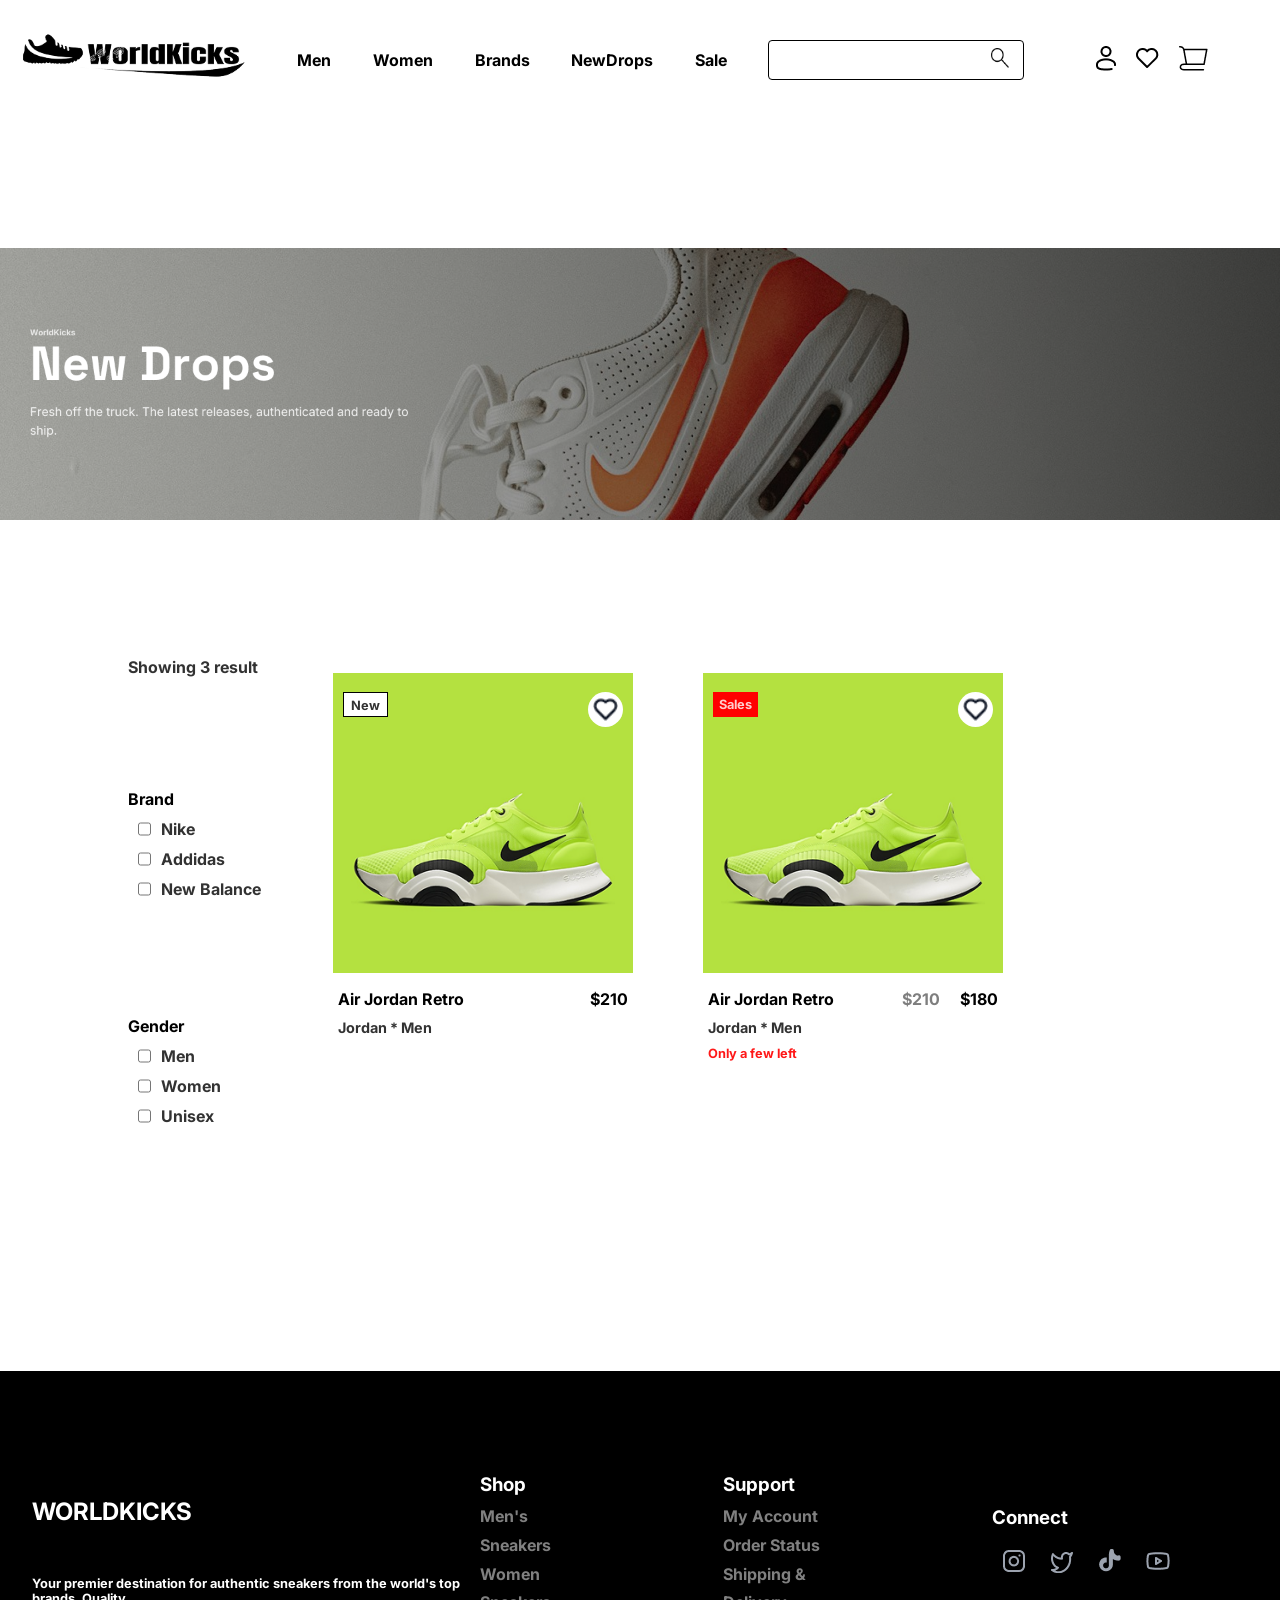
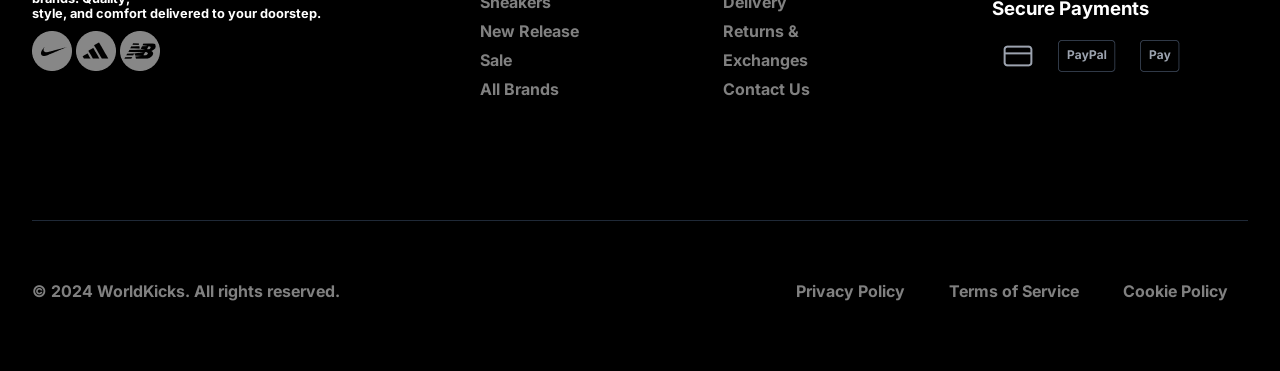
<file: (pages)/newdrops.html>
<!DOCTYPE html>
<html lang="en">
<head>
	<meta charset="UTF-8">
	<meta name="viewport" content="width=device-width, initial-scale=1.0">
	<title>Men Page</title>
    <link rel="preconnect" href="https://fonts.googleapis.com">
    <link rel="preconnect" href="https://fonts.gstatic.com" crossorigin>
    <link href="https://fonts.googleapis.com/css2?family=Inter:wght@400;500;700&display=swap" rel="stylesheet">
    <link rel="stylesheet" href="../global.css">
    <link rel="stylesheet" href="../styles/landpage/header.css">
    <link rel="stylesheet" href="../styles/content/banner.css">
    <link rel="stylesheet" href="../styles/content/content.css">
    <link rel="stylesheet" href="../styles/landpage/footer.css">
</head>
<body>
	<main>
        <header>
            <div class="expnadable_div">
                <div>
                    <h2>Shop Category</h2>
                    <nav>
                        <ul>
                            <li>Sneakers (Lifestyle)</li>
                            <li>Running</li>
                            <li>Basketball</li>
                            <li>Training/Gym</li>
                            <li>Sandals/Slides</li>
                        </ul>
                    </nav>
                </div>
                <div>
                    <h2>Shop By Style</h2>
                    <nav>
                        <ul>
                            <li>Low top</li>
                            <li>Mid-type</li>
                            <li>High-type</li>
                            <li>Chunky</li>
                            <li>Minimalist</li>
                        </ul>
                    </nav>
                </div>
                <div>
                    <h2>Shop By Brand</h2>
                    <nav>
                        <ul>
                            <li>New Balance</li>
                            <li>Nike</li>
                            <li>Addidas</li>
                        </ul>
                    </nav>
                </div>
                <div>
                    <h2>Feature</h2>
                    <nav>
                        <ul>
                            <li>Best Sellers</li>
                            <li>New Arrivals</li>
                            <li>Trending Now</li>
                        </ul>
                    </nav>
                </div>
            </div>
            <div class="header_wrapper">
                <figure>
                    <img src="../assets/logo.png" alt="logo" title="Logo">
                </figure>
                <nav>
                    <ul>
                        <li>Men</li>
                        <li>Women</li>
                        <li>Brands</li>
                        <li>NewDrops</li>
                        <li>Sale</li>
                    </ul>
                </nav>
                <div class="search">
                    <input type="text">
                    <span><img src="../assets/search.png" alt="search" title="search"></span>
                </div>
                <div class="icons">
                    <span><img src="../assets/solar_user-broken.png" alt="user" title="user"></span>
                    <span><img src="../assets/heart.png" alt="heart" title="heart"></span>
                    <span><img src="../assets/cart.png" alt="cart" title="cart"></span>
                </div>
            </div>
        </header>
        <section class="banner">
            <img src="../assets/Background_newdrops.png" alt="">
        </section>
        <section class="content">
            <aside class="content_aside">
                <p style="opacity: 0.8;">Showing 3 result</p>
                <div>
                    <p>Brand</p>
                    <span><input type="checkbox" name="" id=""><p style="opacity: 0.8;">Nike</p></span>
                    <span><input type="checkbox" name="" id=""><p style="opacity: 0.8;">Addidas</p></span>
                    <span><input type="checkbox" name="" id=""><p style="opacity: 0.8;">New Balance</p></span>
                </div>
                <div>
                    <p>Gender</p>
                    <span><input type="checkbox" name="" id=""><p style="opacity: 0.8;">Men</p></span>
                    <span><input type="checkbox" name="" id=""><p style="opacity: 0.8;">Women</p></span>
                    <span><input type="checkbox" name="" id=""><p style="opacity: 0.8;">Unisex</p></span>
                </div>
            </aside>
            <div class="product_sale_cons">
                <div class="product_sale_cons_relative">
                    <span class="product_sale_cons_status" style="border: 1px solid #000;">
                        <p>New</p>
                    </span>
                    <span class="wishlist">
                        <img src="../assets/heart_wishlist.png" alt="wishlist" title="wishlist">
                    </span>
                    <figure class="product_sale_cons_figure">
                        <img src="../assets/image/Product_13.png" alt="Products">
                        <figcaption>
                            <span>
                                <h4>Air Jordan Retro</h4>
                                <h4>$210</h4>
                            </span>
                            <p>Jordan * Men</p>
                        </figcaption>
                    </figure>
                </div>
                <div class="product_sale_cons_relative">
                    <span class="product_sale_cons_status" style="background-color: #f00; color: #fff;">
                        <p>Sales</p>
                    </span>
                    <span class="wishlist">
                        <img src="../assets/heart_wishlist.png" alt="wishlist" title="wishlist">
                    </span>
                    <figure class="product_sale_cons_figure">
                        <img src="../assets/image/Product_13.png" alt="Products">
                        <figcaption>
                            <span>
                                <h4>Air Jordan Retro</h4>
                                <div style="display: flex;">
                                    <h4 style="margin: 0 20px; opacity: 0.5;">$210</h4>
                                    <h4>$180</h4>
                                </div>
                            </span>
                            <p>Jordan * Men</p>
                            <p style="color: #f00; opacity: 0.9; font-size: 0.8rem;">Only a few left</p>
                        </figcaption>
                    </figure>
                </div>
            </div>
        </section>
    </main>
</body>
<footer>
    <main class="footer_container">
        <div class="footer_wrapper">
            <section class="footer_info">
                <div class="footer_info_contain footer_contain_1">
                    <h2>WORLDKICKS</h2>
                    <p>Your premier destination for authentic sneakers from the world's top brands. Quality, <br> style, and comfort delivered to your doorstep.</p>
                    <span> 
                        <img src="../assets/footer_nike_icons.png" alt="">
                        <img src="../assets/footer_addidas_icons.png" alt="">
                        <img src="../assets/footer_NewBalance_icons.png" alt="">
                    </span>
                </div>
                <aside>

                </aside>
                <article>
                    
                </article>
                <div class="footer_info_contain footer_contain_2">
                    <div>
                        <h3>Shop</h3>
                        <a href="#">Men's Sneakers</a>
                        <a href="#">Women Sneakers</a>
                        <a href="#">New Release</a>
                        <a href="#">Sale</a>
                        <a href="#">All Brands</a>
                    </div>
                    <div>
                        <h3>Support</h3>
                        <a href="#">My Account</a>
                        <a href="#">Order Status</a>
                        <a href="#">Shipping & Delivery</a>
                        <a href="#">Returns & Exchanges</a>
                        <a href="#">Contact Us</a>
                    </div>
                </div>
                <div class="footer_info_contain footer_contain_3">
                    <div>
                        <h3>Connect</h3>
                        <img src="../assets/footer_insta.png" alt="">
                        <img src="../assets/footer_twitter.png" alt="">
                        <img src="../assets/footer_tiktok.png" alt="">
                        <img src="../assets/footer_youtube.png" alt="">
                    </div>
                    <div>
                        <h3>Secure Payments</h3>
                        <img src="../assets/footer_debitCard.png" alt="">
                        <img src="../assets/footer_paypal.png" alt="">
                        <img src="../assets/footer_pay.png" alt="">
                    </div>
                </div>
            </section>
            <section class="term_and_policy">
                <p>© 2024 WorldKicks. All rights reserved.</p>
                <span>
                    <a href="#">Privacy Policy</a>
                    <a href="#">Terms of Service</a>
                    <a href="#">Cookie Policy</a>
                </span>
            </section>
        </div>
    </main>
</footer>
</html>
</file>
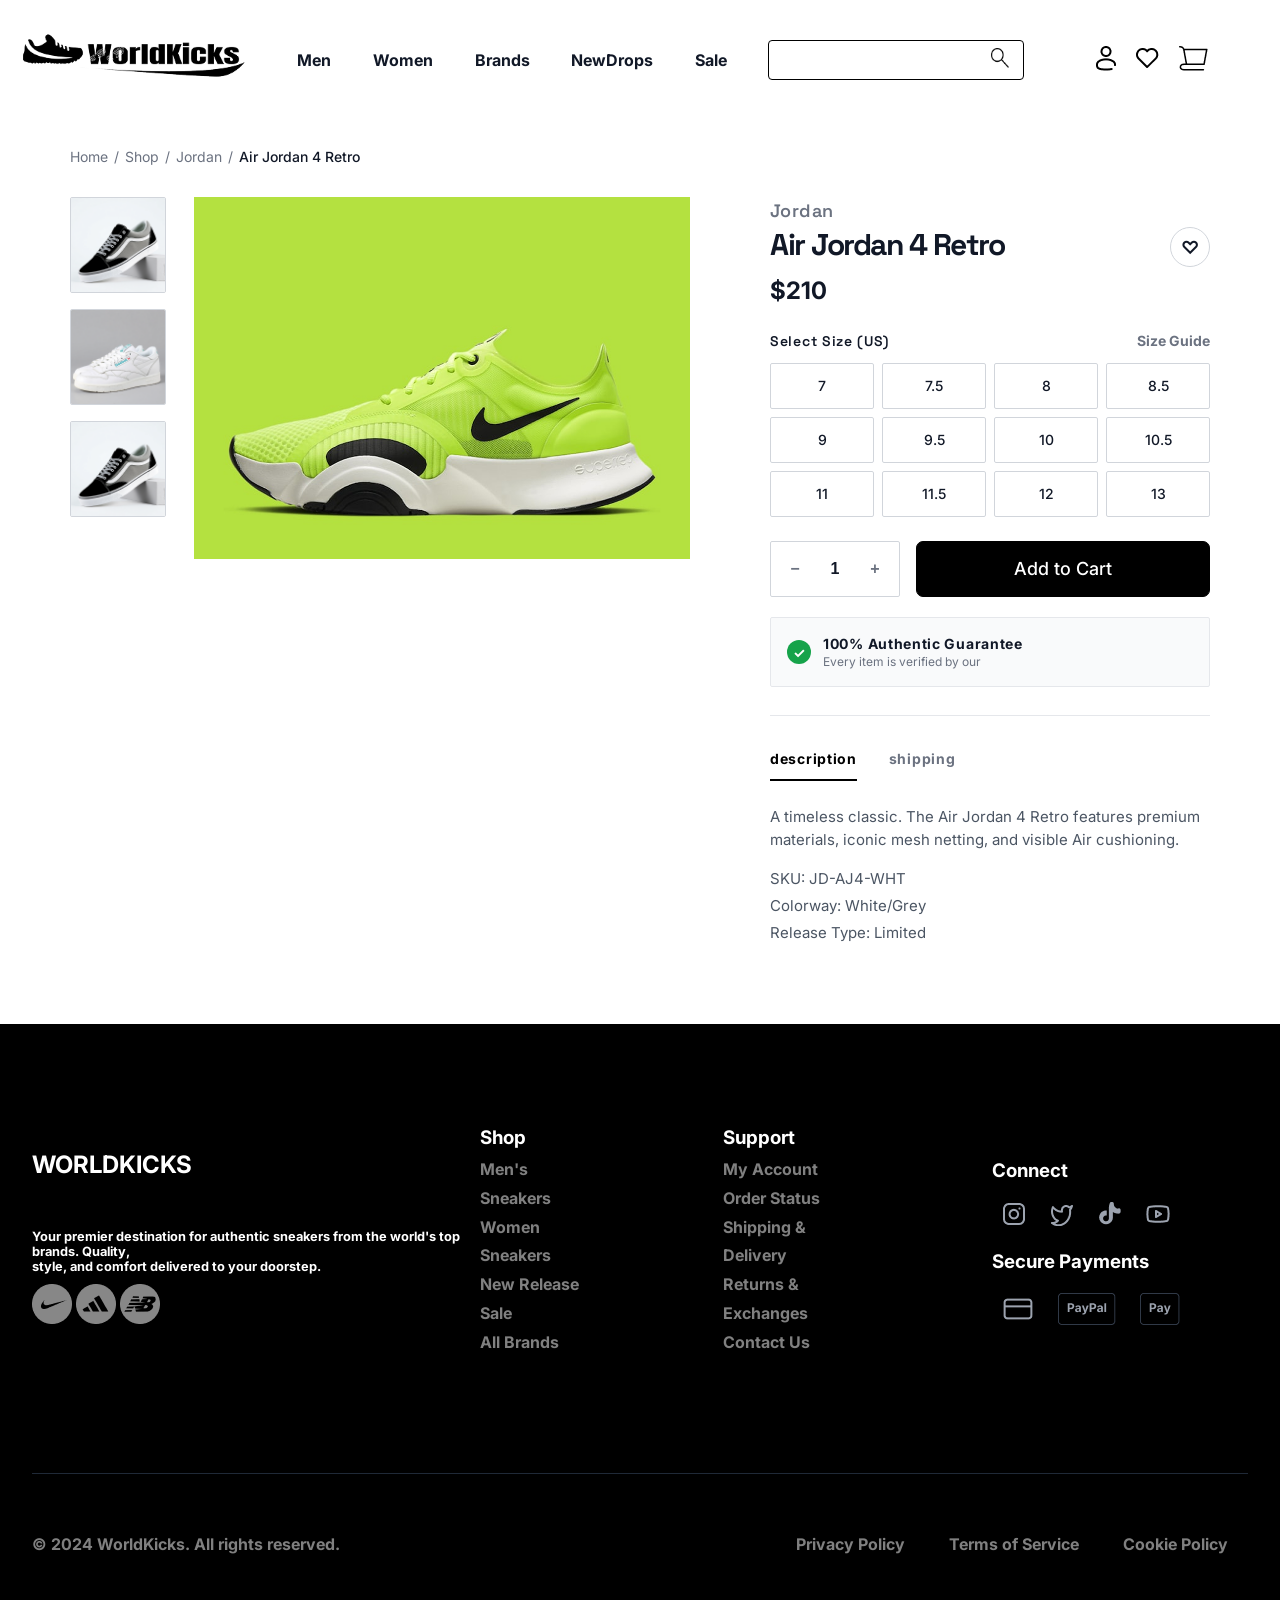
<file: (pages)/ProductDetails.html>
<!DOCTYPE html>
<html lang="en">
<head>
	<meta charset="UTF-8">
	<meta name="viewport" content="width=device-width, initial-scale=1.0">
	<title>Product Details</title>
    <link rel="preconnect" href="https://fonts.googleapis.com">
    <link rel="preconnect" href="https://fonts.gstatic.com" crossorigin>
    <link href="https://fonts.googleapis.com/css2?family=Inter:wght@400;500;600;700&family=Space+Grotesk:wght@600;700&display=swap" rel="stylesheet">
    <link rel="stylesheet" href="../global.css">
    <link rel="stylesheet" href="../styles/landpage/header.css">
    <link rel="stylesheet" href="../styles/landpage/footer.css">
    <link rel="stylesheet" href="../styles/Product-details/product-details.css">
</head>
<body>
	<main>
       <header>
             <div class="expnadable_div">
                <div>
                    <h2>Shop Category</h2>
                    <nav>
                        <ul>
                            <li>Sneakers (Lifestyle)</li>
                            <li>Running</li>
                            <li>Basketball</li>
                            <li>Training/Gym</li>
                            <li>Sandals/Slides</li>
                        </ul>
                    </nav>
                </div>
                <div>
                    <h2>Shop By Style</h2>
                    <nav>
                        <ul>
                            <li>Low top</li>
                            <li>Mid-type</li>
                            <li>High-type</li>
                            <li>Chunky</li>
                            <li>Minimalist</li>
                        </ul>
                    </nav>
                </div>
                <div>
                    <h2>Shop By Brand</h2>
                    <nav>
                        <ul>
                            <li>New Balance</li>
                            <li>Nike</li>
                            <li>Addidas</li>
                        </ul>
                    </nav>
                </div>
                <div>
                    <h2>Feature</h2>
                    <nav>
                        <ul>
                            <li>Best Sellers</li>
                            <li>New Arrivals</li>
                            <li>Trending Now</li>
                        </ul>
                    </nav>
                </div>
            </div>
            <div class="header_wrapper">
               
                <figure>
                    <img src="../assets/logo.png" alt="logo" title="Logo">
                </figure>
                <nav>
                    <ul>
                        <li>Men</li>
                        <li>Women</li>
                        <li>Brands</li>
                        <li>NewDrops</li>
                        <li>Sale</li>
                    </ul>
                </nav>
                <div class="search">
                    <input type="text">
                    <span><img src="../assets/search.png" alt="search" title="search"></span>
                </div>
                <div class="icons">
                    <span><img src="../assets/solar_user-broken.png" alt="user" title="user"></span>
                    <span><img src="../assets/heart.png" alt="heart" title="heart"></span>
                    <span><img src="../assets/cart.png" alt="cart" title="cart"></span>
                </div>
            </div>
        </header>
        <section class="product-details-container">
            <div class="breadcrumb">
                <span>Home</span>
                <span class="sep">/</span>
                <span>Shop</span>
                <span class="sep">/</span>
                <span>Jordan</span>
                <span class="sep">/</span>
                <span class="active">Air Jordan 4 Retro</span>
            </div>
            <div class="product-grid">
                <div class="product-images">
                    <div class="thumbs-strip">
                        <img src="../assets/image/Product_11.png" alt="thumb">
                        <img src="../assets/image/Product_12.png" alt="thumb">
                        <img src="../assets/image/Product_11.png" alt="thumb">
                    </div>
                    <div class="main-image">
                        <img src="../assets/image/pd-img1.png" alt="Product Image">
                    </div>
                </div>
                <div class="product-info">
                    <p class="product-brand">Jordan</p>
                    <div class="title-row">
                        <h1 class="product-title">Air Jordan 4 Retro</h1>
                        <button class="share-btn" aria-label="Share">&#9825;</button>
                    </div>
                    <div class="price-row">
                        <span class="price">$210</span>
                    </div>

                    <div class="size-selector">
                        <div class="size-header">
                            <label>Select Size (US)</label>
                            <span class="size-guide">Size Guide</span>
                        </div>
                        <div class="sizes-grid">
                            <button class="size-btn">7</button>
                            <button class="size-btn">7.5</button>
                            <button class="size-btn">8</button>
                            <button class="size-btn">8.5</button>
                            <button class="size-btn">9</button>
                            <button class="size-btn">9.5</button>
                            <button class="size-btn">10</button>
                            <button class="size-btn">10.5</button>
                            <button class="size-btn">11</button>
                            <button class="size-btn">11.5</button>
                            <button class="size-btn">12</button>
                            <button class="size-btn">13</button>
                        </div>
                    </div>

                    <div class="cart-row">
                        <div class="qty-control">
                            <button class="qty-btn minus" aria-label="Decrease">−</button>
                            <span class="qty-val">1</span>
                            <button class="qty-btn plus" aria-label="Increase">+</button>
                        </div>
                        <button class="add-to-cart">Add to Cart</button>
                    </div>

                    <div class="authenticity-badge">
                        <span class="badge-icon">&#10003;</span>
                        <div class="badge-text">
                            <strong>100% Authentic Guarantee</strong>
                            <span>Every item is verified by our</span>
                        </div>
                    </div>

                    <div class="product-tabs">
                        <div class="tabs-header">
                            <button class="tab active">description</button>
                            <button class="tab">shipping</button>
                        </div>
                        <div class="tab-content">
                            <p>A timeless classic. The Air Jordan 4 Retro features premium materials, iconic mesh netting, and visible Air cushioning.</p>
                            <ul class="spec-list">
                                <li>SKU: JD-AJ4-WHT</li>
                                <li>Colorway: White/Grey</li>
                                <li>Release Type: Limited</li>
                            </ul>
                        </div>
                    </div>
                </div>
            </div>
        </section>
    </main>
</body>
<footer>
    <main class="footer_container">
        <div class="footer_wrapper">
            <section class="footer_info">
                <div class="footer_info_contain footer_contain_1">
                    <h2>WORLDKICKS</h2>
                    <p>Your premier destination for authentic sneakers from the world's top brands. Quality, <br> style, and comfort delivered to your doorstep.</p>
                    <span> 
                        <img src="../assets/footer_nike_icons.png" alt="">
                        <img src="../assets/footer_addidas_icons.png" alt="">
                        <img src="../assets/footer_NewBalance_icons.png" alt="">
                    </span>
                </div>
                <aside>

                </aside>
                <article>
                    
                </article>
                <div class="footer_info_contain footer_contain_2">
                    <div>
                        <h3>Shop</h3>
                        <a href="#">Men's Sneakers</a>
                        <a href="#">Women Sneakers</a>
                        <a href="#">New Release</a>
                        <a href="#">Sale</a>
                        <a href="#">All Brands</a>
                    </div>
                    <div>
                        <h3>Support</h3>
                        <a href="#">My Account</a>
                        <a href="#">Order Status</a>
                        <a href="#">Shipping & Delivery</a>
                        <a href="#">Returns & Exchanges</a>
                        <a href="#">Contact Us</a>
                    </div>
                </div>
                <div class="footer_info_contain footer_contain_3">
                    <div>
                        <h3>Connect</h3>
                        <img src="../assets/footer_insta.png" alt="">
                        <img src="../assets/footer_twitter.png" alt="">
                        <img src="../assets/footer_tiktok.png" alt="">
                        <img src="../assets/footer_youtube.png" alt="">
                    </div>
                    <div>
                        <h3>Secure Payments</h3>
                        <img src="../assets/footer_debitCard.png" alt="">
                        <img src="../assets/footer_paypal.png" alt="">
                        <img src="../assets/footer_pay.png" alt="">
                    </div>
                </div>
            </section>
            <section class="term_and_policy">
                <p>© 2024 WorldKicks. All rights reserved.</p>
                <span>
                    <a href="#">Privacy Policy</a>
                    <a href="#">Terms of Service</a>
                    <a href="#">Cookie Policy</a>
                </span>
            </section>
        </div>
    </main>
</footer>
</html>
</file>
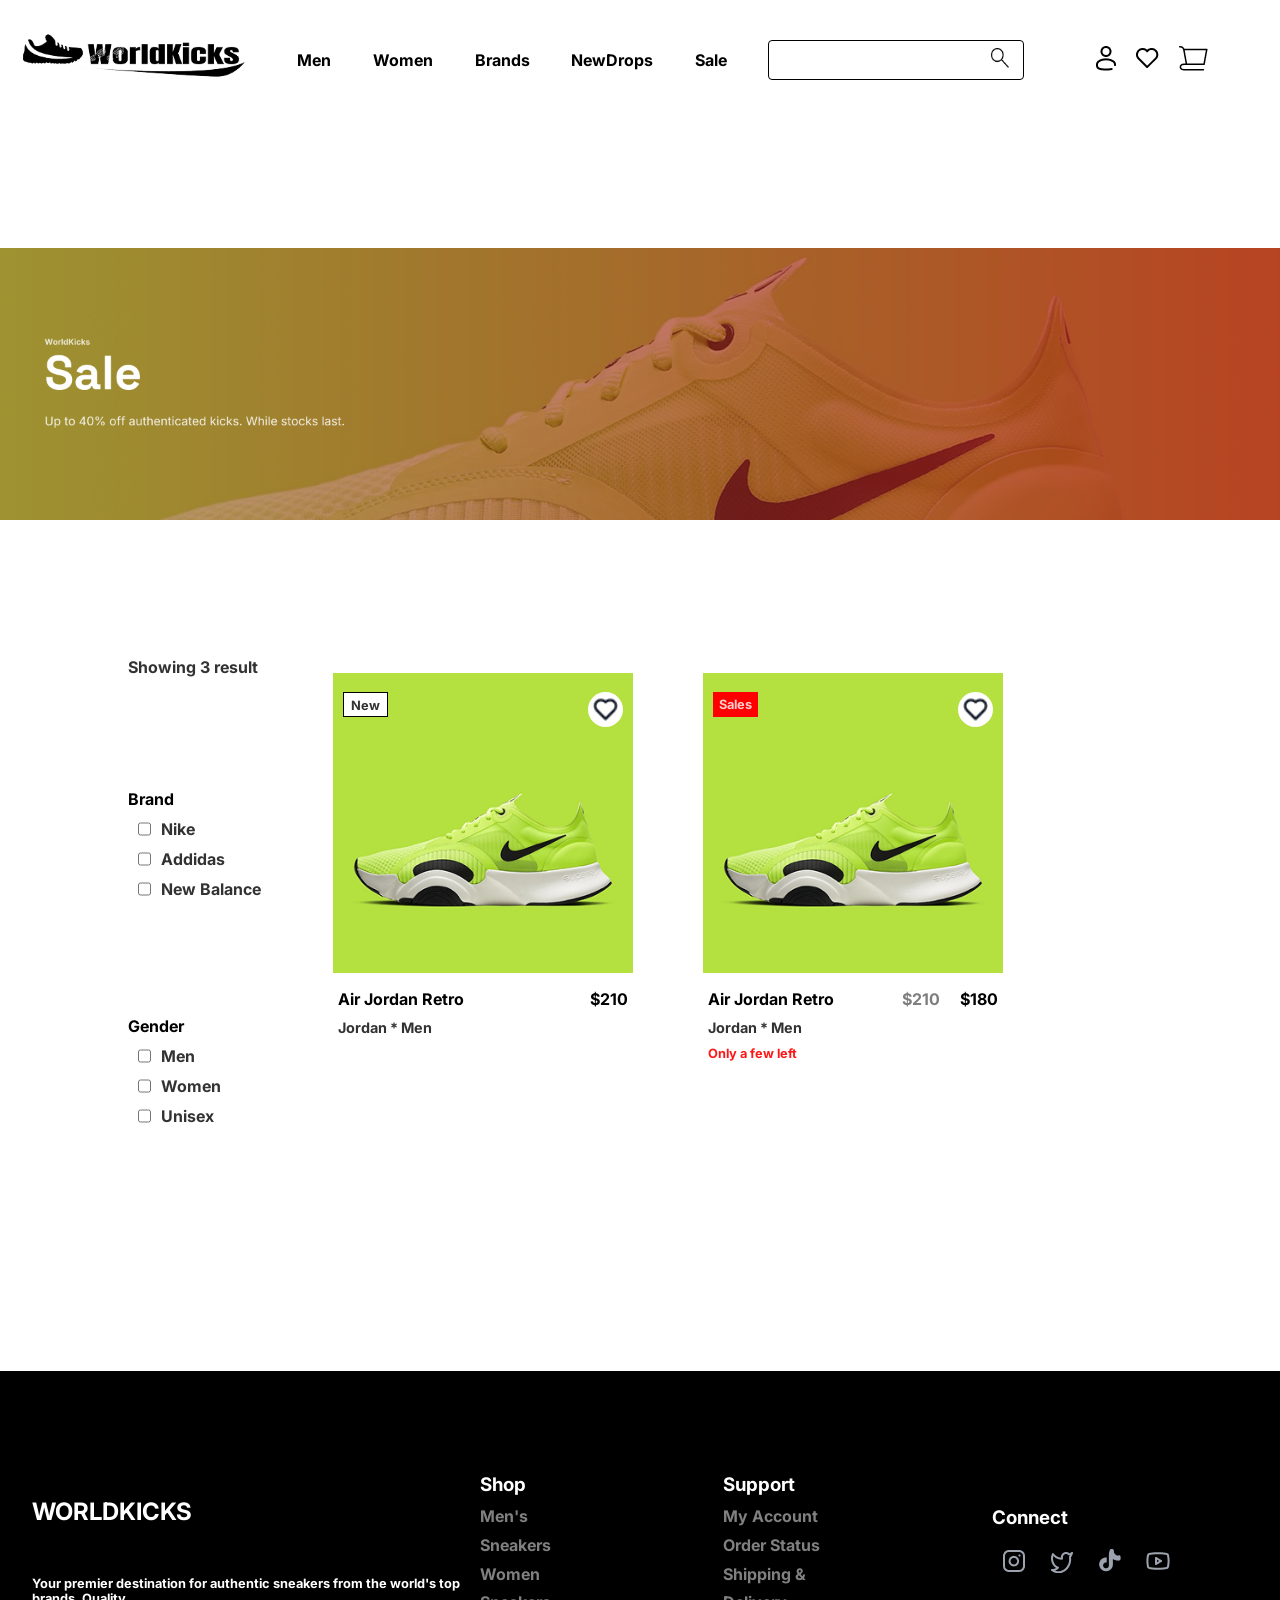
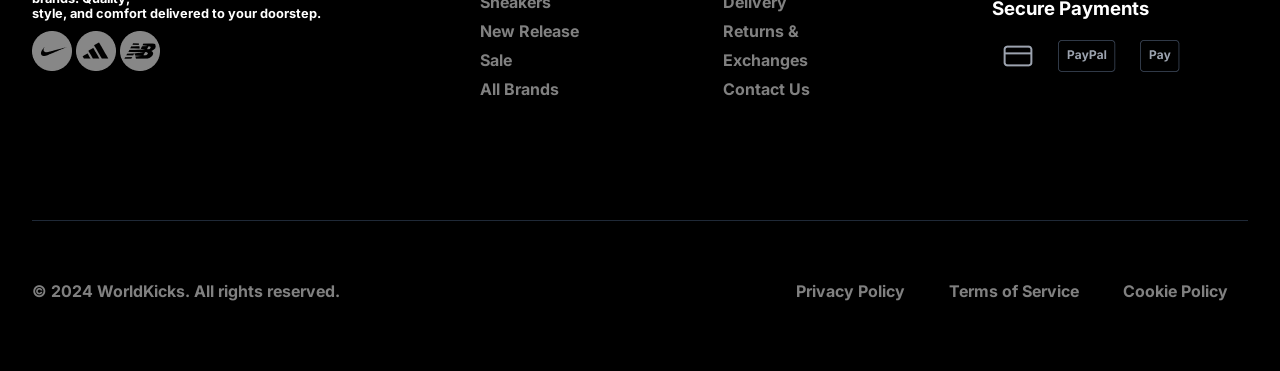
<file: (pages)/sale.html>
<!DOCTYPE html>
<html lang="en">
<head>
	<meta charset="UTF-8">
	<meta name="viewport" content="width=device-width, initial-scale=1.0">
	<title>Men Page</title>
    <link rel="preconnect" href="https://fonts.googleapis.com">
    <link rel="preconnect" href="https://fonts.gstatic.com" crossorigin>
    <link href="https://fonts.googleapis.com/css2?family=Inter:wght@400;500;700&display=swap" rel="stylesheet">
    <link rel="stylesheet" href="../global.css">
    <link rel="stylesheet" href="../styles/landpage/header.css">
    <link rel="stylesheet" href="../styles/content/banner.css">
    <link rel="stylesheet" href="../styles/content/content.css">
    <link rel="stylesheet" href="../styles/landpage/footer.css">
</head>
<body>
	<main>
        <header>
            <div class="expnadable_div">
                <div>
                    <h2>Shop Category</h2>
                    <nav>
                        <ul>
                            <li>Sneakers (Lifestyle)</li>
                            <li>Running</li>
                            <li>Basketball</li>
                            <li>Training/Gym</li>
                            <li>Sandals/Slides</li>
                        </ul>
                    </nav>
                </div>
                <div>
                    <h2>Shop By Style</h2>
                    <nav>
                        <ul>
                            <li>Low top</li>
                            <li>Mid-type</li>
                            <li>High-type</li>
                            <li>Chunky</li>
                            <li>Minimalist</li>
                        </ul>
                    </nav>
                </div>
                <div>
                    <h2>Shop By Brand</h2>
                    <nav>
                        <ul>
                            <li>New Balance</li>
                            <li>Nike</li>
                            <li>Addidas</li>
                        </ul>
                    </nav>
                </div>
                <div>
                    <h2>Feature</h2>
                    <nav>
                        <ul>
                            <li>Best Sellers</li>
                            <li>New Arrivals</li>
                            <li>Trending Now</li>
                        </ul>
                    </nav>
                </div>
            </div>
            <div class="header_wrapper">
                <figure>
                    <img src="../assets/logo.png" alt="logo" title="Logo">
                </figure>
                <nav>
                    <ul>
                        <li>Men</li>
                        <li>Women</li>
                        <li>Brands</li>
                        <li>NewDrops</li>
                        <li>Sale</li>
                    </ul>
                </nav>
                <div class="search">
                    <input type="text">
                    <span><img src="../assets/search.png" alt="search" title="search"></span>
                </div>
                <div class="icons">
                    <span><img src="../assets/solar_user-broken.png" alt="user" title="user"></span>
                    <span><img src="../assets/heart.png" alt="heart" title="heart"></span>
                    <span><img src="../assets/cart.png" alt="cart" title="cart"></span>
                </div>
            </div>
        </header>
        <section class="banner">
            <img src="../assets/Background_sales.png" alt="">
        </section>
        <section class="content">
            <aside class="content_aside">
                <p style="opacity: 0.8;">Showing 3 result</p>
                <div>
                    <p>Brand</p>
                    <span><input type="checkbox" name="" id=""><p style="opacity: 0.8;">Nike</p></span>
                    <span><input type="checkbox" name="" id=""><p style="opacity: 0.8;">Addidas</p></span>
                    <span><input type="checkbox" name="" id=""><p style="opacity: 0.8;">New Balance</p></span>
                </div>
                <div>
                    <p>Gender</p>
                    <span><input type="checkbox" name="" id=""><p style="opacity: 0.8;">Men</p></span>
                    <span><input type="checkbox" name="" id=""><p style="opacity: 0.8;">Women</p></span>
                    <span><input type="checkbox" name="" id=""><p style="opacity: 0.8;">Unisex</p></span>
                </div>
            </aside>
            <div class="product_sale_cons">
                <div class="product_sale_cons_relative">
                    <span class="product_sale_cons_status" style="border: 1px solid #000;">
                        <p>New</p>
                    </span>
                    <span class="wishlist">
                        <img src="../assets/heart_wishlist.png" alt="wishlist" title="wishlist">
                    </span>
                    <figure class="product_sale_cons_figure">
                        <img src="../assets/image/Product_13.png" alt="Products">
                        <figcaption>
                            <span>
                                <h4>Air Jordan Retro</h4>
                                <h4>$210</h4>
                            </span>
                            <p>Jordan * Men</p>
                        </figcaption>
                    </figure>
                </div>
                <div class="product_sale_cons_relative">
                    <span class="product_sale_cons_status" style="background-color: #f00; color: #fff;">
                        <p>Sales</p>
                    </span>
                    <span class="wishlist">
                        <img src="../assets/heart_wishlist.png" alt="wishlist" title="wishlist">
                    </span>
                    <figure class="product_sale_cons_figure">
                        <img src="../assets/image/Product_13.png" alt="Products">
                        <figcaption>
                            <span>
                                <h4>Air Jordan Retro</h4>
                                <div style="display: flex;">
                                    <h4 style="margin: 0 20px; opacity: 0.5;">$210</h4>
                                    <h4>$180</h4>
                                </div>
                            </span>
                            <p>Jordan * Men</p>
                            <p style="color: #f00; opacity: 0.9; font-size: 0.8rem;">Only a few left</p>
                        </figcaption>
                    </figure>
                </div>
            </div>
        </section>
    </main>
</body>
<footer>
    <main class="footer_container">
        <div class="footer_wrapper">
            <section class="footer_info">
                <div class="footer_info_contain footer_contain_1">
                    <h2>WORLDKICKS</h2>
                    <p>Your premier destination for authentic sneakers from the world's top brands. Quality, <br> style, and comfort delivered to your doorstep.</p>
                    <span> 
                        <img src="../assets/footer_nike_icons.png" alt="">
                        <img src="../assets/footer_addidas_icons.png" alt="">
                        <img src="../assets/footer_NewBalance_icons.png" alt="">
                    </span>
                </div>
                <div class="footer_info_contain footer_contain_2">
                    <div>
                        <h3>Shop</h3>
                        <a href="#">Men's Sneakers</a>
                        <a href="#">Women Sneakers</a>
                        <a href="#">New Release</a>
                        <a href="#">Sale</a>
                        <a href="#">All Brands</a>
                    </div>
                    <div>
                        <h3>Support</h3>
                        <a href="#">My Account</a>
                        <a href="#">Order Status</a>
                        <a href="#">Shipping & Delivery</a>
                        <a href="#">Returns & Exchanges</a>
                        <a href="#">Contact Us</a>
                    </div>
                </div>
                <div class="footer_info_contain footer_contain_3">
                    <div>
                        <h3>Connect</h3>
                        <img src="../assets/footer_insta.png" alt="">
                        <img src="../assets/footer_twitter.png" alt="">
                        <img src="../assets/footer_tiktok.png" alt="">
                        <img src="../assets/footer_youtube.png" alt="">
                    </div>
                    <div>
                        <h3>Secure Payments</h3>
                        <img src="../assets/footer_debitCard.png" alt="">
                        <img src="../assets/footer_paypal.png" alt="">
                        <img src="../assets/footer_pay.png" alt="">
                    </div>
                </div>
            </section>
            <section class="term_and_policy">
                <p>© 2024 WorldKicks. All rights reserved.</p>
                <span>
                    <a href="#">Privacy Policy</a>
                    <a href="#">Terms of Service</a>
                    <a href="#">Cookie Policy</a>
                </span>
            </section>
        </div>
    </main>
</footer>
</html>
</file>
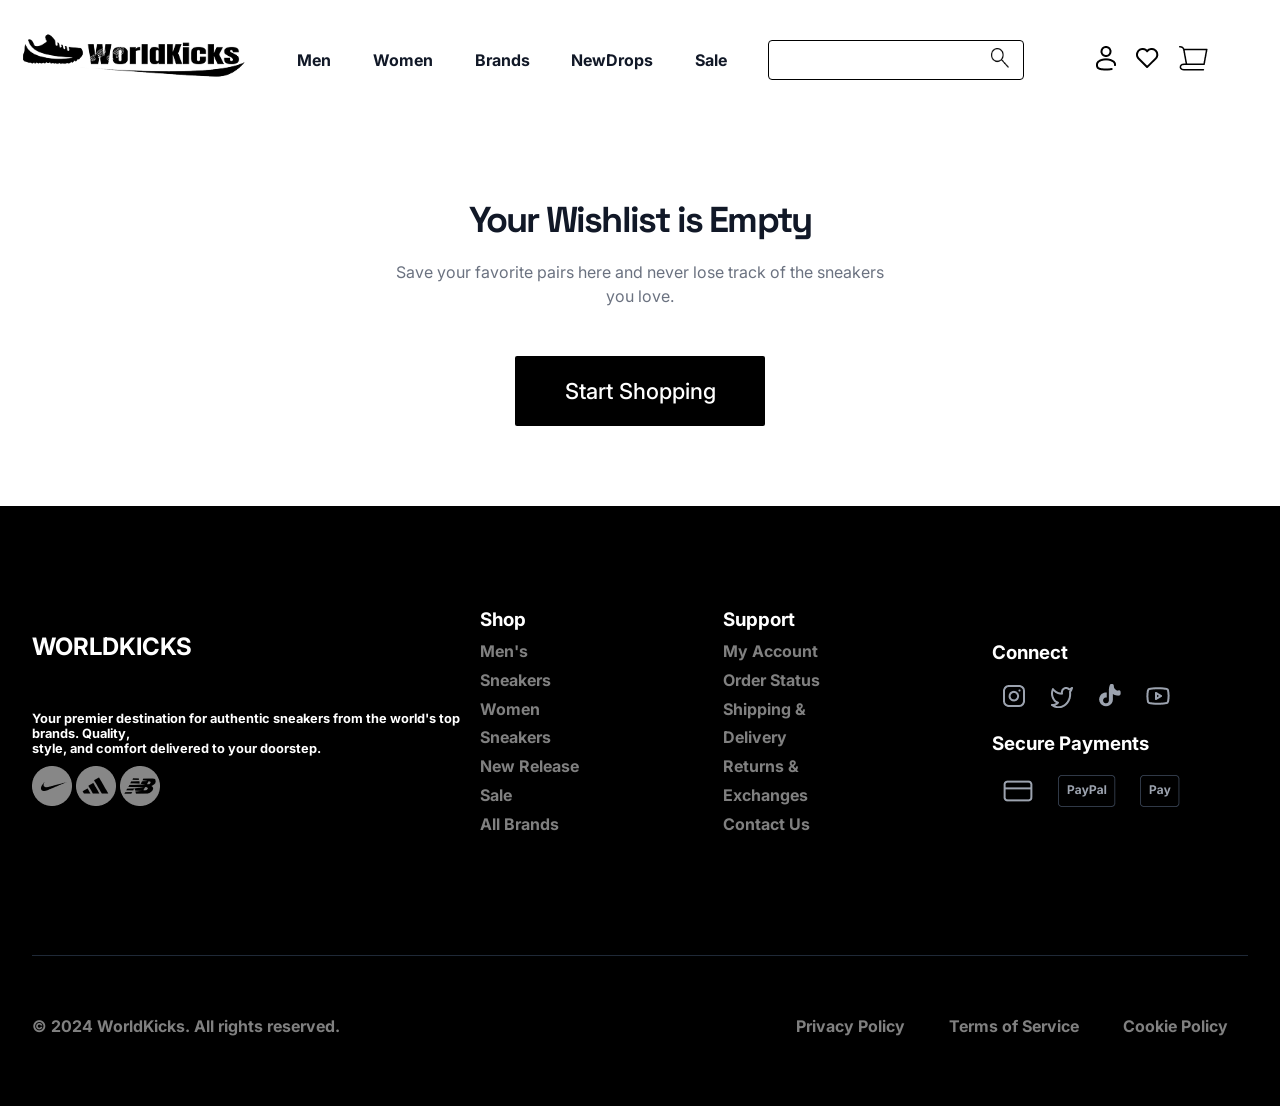
<file: (pages)/wishlist-empty.html>
<!DOCTYPE html>
<html lang="en">
<head>
	<meta charset="UTF-8">
	<meta name="viewport" content="width=device-width, initial-scale=1.0">
	<title>Wishlist [Empty]</title>
    <link rel="preconnect" href="https://fonts.googleapis.com">
    <link rel="preconnect" href="https://fonts.gstatic.com" crossorigin>
    <link href="https://fonts.googleapis.com/css2?family=Inter:wght@400;500;700&family=Space+Grotesk:wght@500;600;700&display=swap" rel="stylesheet">
    <link rel="stylesheet" href="../global.css">
    <link rel="stylesheet" href="../styles/landpage/header.css">
    <link rel="stylesheet" href="../styles/landpage/footer.css">
    <link rel="stylesheet" href="../styles/wishlist/wishlist-empty.css">
</head>
<body>
	<main>
       <header>
             <div class="expnadable_div">
                <div>
                    <h2>Shop Category</h2>
                    <nav>
                        <ul>
                            <li>Sneakers (Lifestyle)</li>
                            <li>Running</li>
                            <li>Basketball</li>
                            <li>Training/Gym</li>
                            <li>Sandals/Slides</li>
                        </ul>
                    </nav>
                </div>
                <div>
                    <h2>Shop By Style</h2>
                    <nav>
                        <ul>
                            <li>Low top</li>
                            <li>Mid-type</li>
                            <li>High-type</li>
                            <li>Chunky</li>
                            <li>Minimalist</li>
                        </ul>
                    </nav>
                </div>
                <div>
                    <h2>Shop By Brand</h2>
                    <nav>
                        <ul>
                            <li>New Balance</li>
                            <li>Nike</li>
                            <li>Addidas</li>
                        </ul>
                    </nav>
                </div>
                <div>
                    <h2>Feature</h2>
                    <nav>
                        <ul>
                            <li>Best Sellers</li>
                            <li>New Arrivals</li>
                            <li>Trending Now</li>
                        </ul>
                    </nav>
                </div>
            </div>
            <div class="header_wrapper">
               
                <figure>
                    <img src="../assets/logo.png" alt="logo" title="Logo">
                </figure>
                <nav>
                    <ul>
                        <li>Men</li>
                        <li>Women</li>
                        <li>Brands</li>
                        <li>NewDrops</li>
                        <li>Sale</li>
                    </ul>
                </nav>
                <div class="search">
                    <input type="text">
                    <span><img src="../assets/search.png" alt="search" title="search"></span>
                </div>
                <div class="icons">
                    <span><img src="../assets/solar_user-broken.png" alt="user" title="user"></span>
                    <span><img src="../assets/heart.png" alt="heart" title="heart"></span>
                    <span><img src="../assets/cart.png" alt="cart" title="cart"></span>
                </div>
            </div>
        </header>
        <section class="empty-wishlist">
            <div class="empty-content">
                <h1 class="empty-title">Your Wishlist is Empty</h1>
                <p class="empty-subtitle">Save your favorite pairs here and never lose track of the sneakers you love.</p>
                <a class="empty-btn" href="./newdrops.html">Start Shopping</a>
            </div>
        </section>
    </main>
</body>
<footer>
    <main class="footer_container">
        <div class="footer_wrapper">
            <section class="footer_info">
                <div class="footer_info_contain footer_contain_1">
                    <h2>WORLDKICKS</h2>
                    <p>Your premier destination for authentic sneakers from the world's top brands. Quality, <br> style, and comfort delivered to your doorstep.</p>
                    <span> 
                        <img src="../assets/footer_nike_icons.png" alt="">
                        <img src="../assets/footer_addidas_icons.png" alt="">
                        <img src="../assets/footer_NewBalance_icons.png" alt="">
                    </span>
                </div>
                <aside>

                </aside>
                <article>
                    
                </article>
                <div class="footer_info_contain footer_contain_2">
                    <div>
                        <h3>Shop</h3>
                        <a href="#">Men's Sneakers</a>
                        <a href="#">Women Sneakers</a>
                        <a href="#">New Release</a>
                        <a href="#">Sale</a>
                        <a href="#">All Brands</a>
                    </div>
                    <div>
                        <h3>Support</h3>
                        <a href="#">My Account</a>
                        <a href="#">Order Status</a>
                        <a href="#">Shipping & Delivery</a>
                        <a href="#">Returns & Exchanges</a>
                        <a href="#">Contact Us</a>
                    </div>
                </div>
                <div class="footer_info_contain footer_contain_3">
                    <div>
                        <h3>Connect</h3>
                        <img src="../assets/footer_insta.png" alt="">
                        <img src="../assets/footer_twitter.png" alt="">
                        <img src="../assets/footer_tiktok.png" alt="">
                        <img src="../assets/footer_youtube.png" alt="">
                    </div>
                    <div>
                        <h3>Secure Payments</h3>
                        <img src="../assets/footer_debitCard.png" alt="">
                        <img src="../assets/footer_paypal.png" alt="">
                        <img src="../assets/footer_pay.png" alt="">
                    </div>
                </div>
            </section>
            <section class="term_and_policy">
                <p>© 2024 WorldKicks. All rights reserved.</p>
                <span>
                    <a href="#">Privacy Policy</a>
                    <a href="#">Terms of Service</a>
                    <a href="#">Cookie Policy</a>
                </span>
            </section>
        </div>
    </main>
</footer>
</html>
</file>
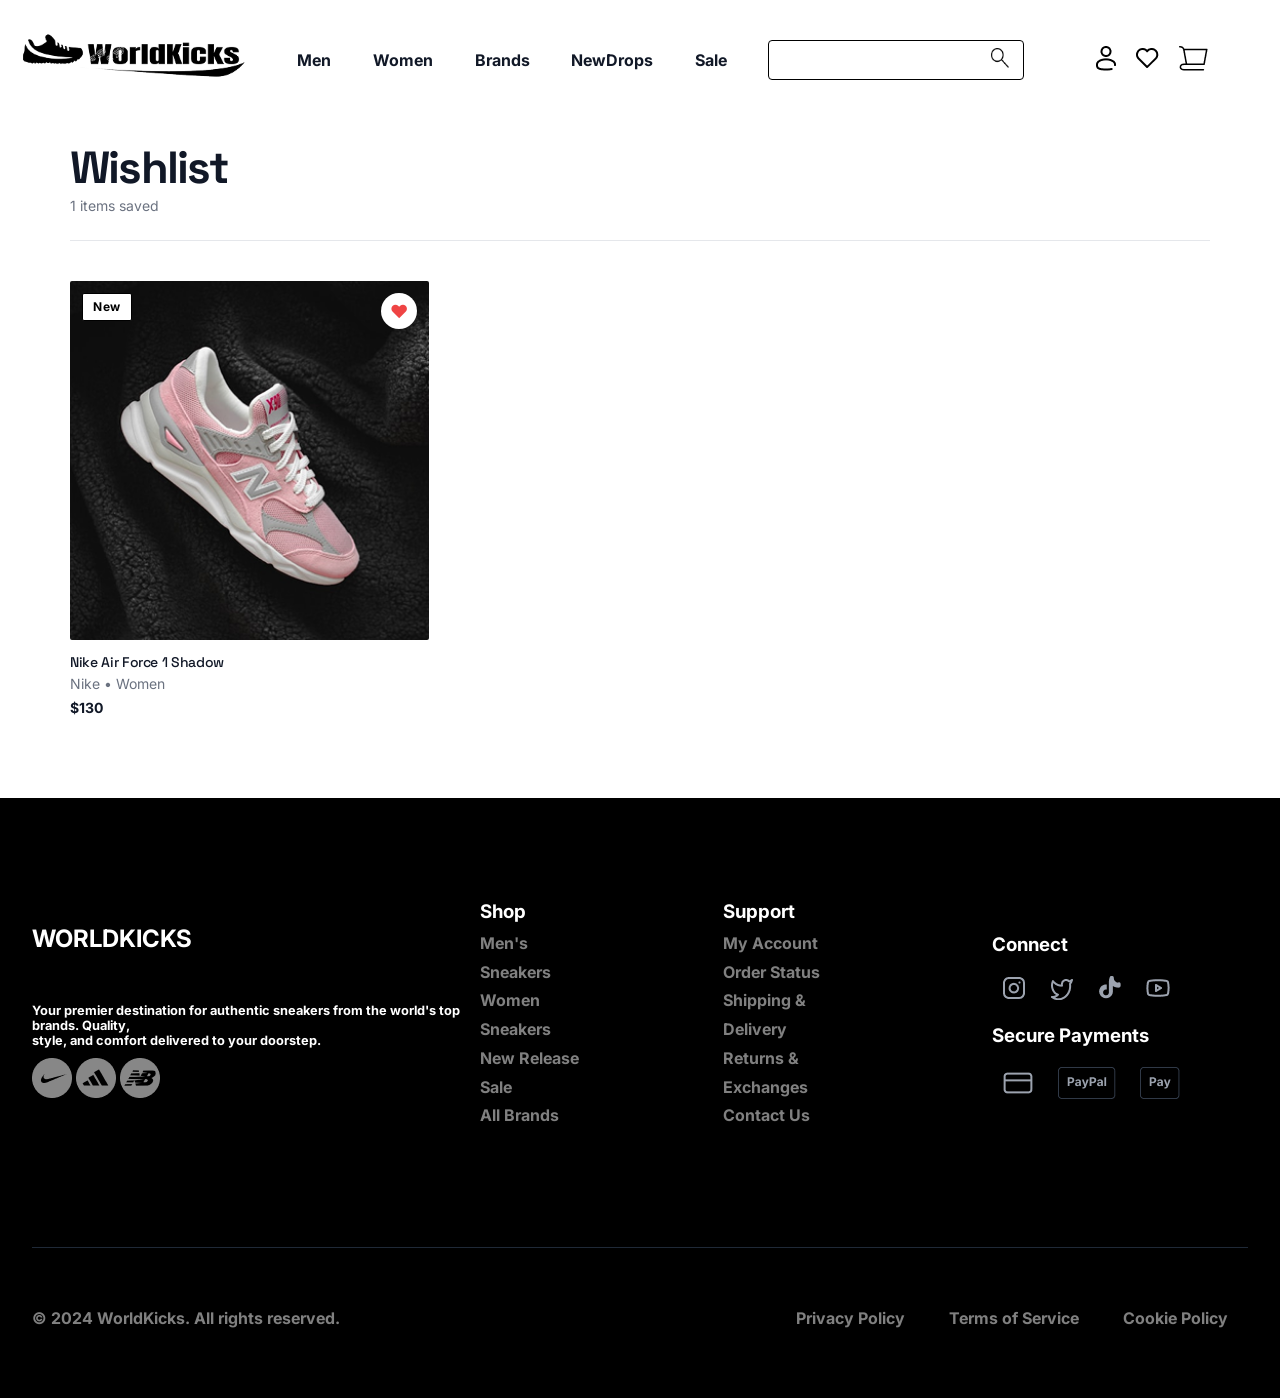
<file: (pages)/wishlist.html>
<!DOCTYPE html>
<html lang="en">
<head>
	<meta charset="UTF-8">
	<meta name="viewport" content="width=device-width, initial-scale=1.0">
	<title>Wishlist</title>
    <link rel="preconnect" href="https://fonts.googleapis.com">
    <link rel="preconnect" href="https://fonts.gstatic.com" crossorigin>
    <link href="https://fonts.googleapis.com/css2?family=Inter:wght@400;500;600;700&family=Space+Grotesk:wght@500;600;700&display=swap" rel="stylesheet">
    <link rel="stylesheet" href="../global.css">
    <link rel="stylesheet" href="../styles/landpage/header.css">
    <link rel="stylesheet" href="../styles/landpage/footer.css">
    <link rel="stylesheet" href="../styles/wishlist/wishlist.css">
</head>
<body>
	<main>
        <header>
             <div class="expnadable_div">
                <div>
                    <h2>Shop Category</h2>
                    <nav>
                        <ul>
                            <li>Sneakers (Lifestyle)</li>
                            <li>Running</li>
                            <li>Basketball</li>
                            <li>Training/Gym</li>
                            <li>Sandals/Slides</li>
                        </ul>
                    </nav>
                </div>
                <div>
                    <h2>Shop By Style</h2>
                    <nav>
                        <ul>
                            <li>Low top</li>
                            <li>Mid-type</li>
                            <li>High-type</li>
                            <li>Chunky</li>
                            <li>Minimalist</li>
                        </ul>
                    </nav>
                </div>
                <div>
                    <h2>Shop By Brand</h2>
                    <nav>
                        <ul>
                            <li>New Balance</li>
                            <li>Nike</li>
                            <li>Addidas</li>
                        </ul>
                    </nav>
                </div>
                <div>
                    <h2>Feature</h2>
                    <nav>
                        <ul>
                            <li>Best Sellers</li>
                            <li>New Arrivals</li>
                            <li>Trending Now</li>
                        </ul>
                    </nav>
                </div>
            </div>
            <div class="header_wrapper">
               
                <figure>
                    <img src="../assets/logo.png" alt="logo" title="Logo">
                </figure>
                <nav>
                    <ul>
                        <li>Men</li>
                        <li>Women</li>
                        <li>Brands</li>
                        <li>NewDrops</li>
                        <li>Sale</li>
                    </ul>
                </nav>
                <div class="search">
                    <input type="text">
                    <span><img src="../assets/search.png" alt="search" title="search"></span>
                </div>
                <div class="icons">
                    <span><img src="../assets/solar_user-broken.png" alt="user" title="user"></span>
                    <span><img src="../assets/heart.png" alt="heart" title="heart"></span>
                    <span><img src="../assets/cart.png" alt="cart" title="cart"></span>
                </div>
            </div>
        </header>
        <section class="wishlist-container">
            <div class="wishlist-header">
                <h1 class="wishlist-title">Wishlist</h1>
                <p class="wishlist-count">1 items saved</p>
            </div>
            <div class="wishlist-grid">
                <div class="wishlist-card">
                    <div class="card-image">
                        <img src="../assets/image/wishlist.png" alt="Nike Air Force 1 Shadow">
                        <span class="card-badge">New</span>
                        <button class="card-remove" aria-label="Remove">&#9829;</button>
                    </div>
                    <div class="card-info">
                        <h3 class="card-name">Nike Air Force 1 Shadow</h3>
                        <p class="card-brand">Nike &bull; Women</p>
                        <span class="card-price">$130</span>
                    </div>
                </div>
            </div>
        </section>
    </main>
</body>
<footer>
    <main class="footer_container">
        <div class="footer_wrapper">
            <section class="footer_info">
                <div class="footer_info_contain footer_contain_1">
                    <h2>WORLDKICKS</h2>
                    <p>Your premier destination for authentic sneakers from the world's top brands. Quality, <br> style, and comfort delivered to your doorstep.</p>
                    <span> 
                        <img src="../assets/footer_nike_icons.png" alt="">
                        <img src="../assets/footer_addidas_icons.png" alt="">
                        <img src="../assets/footer_NewBalance_icons.png" alt="">
                    </span>
                </div>
                <aside>

                </aside>
                <article>
                    
                </article>
                <div class="footer_info_contain footer_contain_2">
                    <div>
                        <h3>Shop</h3>
                        <a href="#">Men's Sneakers</a>
                        <a href="#">Women Sneakers</a>
                        <a href="#">New Release</a>
                        <a href="#">Sale</a>
                        <a href="#">All Brands</a>
                    </div>
                    <div>
                        <h3>Support</h3>
                        <a href="#">My Account</a>
                        <a href="#">Order Status</a>
                        <a href="#">Shipping & Delivery</a>
                        <a href="#">Returns & Exchanges</a>
                        <a href="#">Contact Us</a>
                    </div>
                </div>
                <div class="footer_info_contain footer_contain_3">
                    <div>
                        <h3>Connect</h3>
                        <img src="../assets/footer_insta.png" alt="">
                        <img src="../assets/footer_twitter.png" alt="">
                        <img src="../assets/footer_tiktok.png" alt="">
                        <img src="../assets/footer_youtube.png" alt="">
                    </div>
                    <div>
                        <h3>Secure Payments</h3>
                        <img src="../assets/footer_debitCard.png" alt="">
                        <img src="../assets/footer_paypal.png" alt="">
                        <img src="../assets/footer_pay.png" alt="">
                    </div>
                </div>
            </section>
            <section class="term_and_policy">
                <p>&copy; 2024 WorldKicks. All rights reserved.</p>
                <span>
                    <a href="#">Privacy Policy</a>
                    <a href="#">Terms of Service</a>
                    <a href="#">Cookie Policy</a>
                </span>
            </section>
        </div>
    </main>
</footer>
</html>
</file>
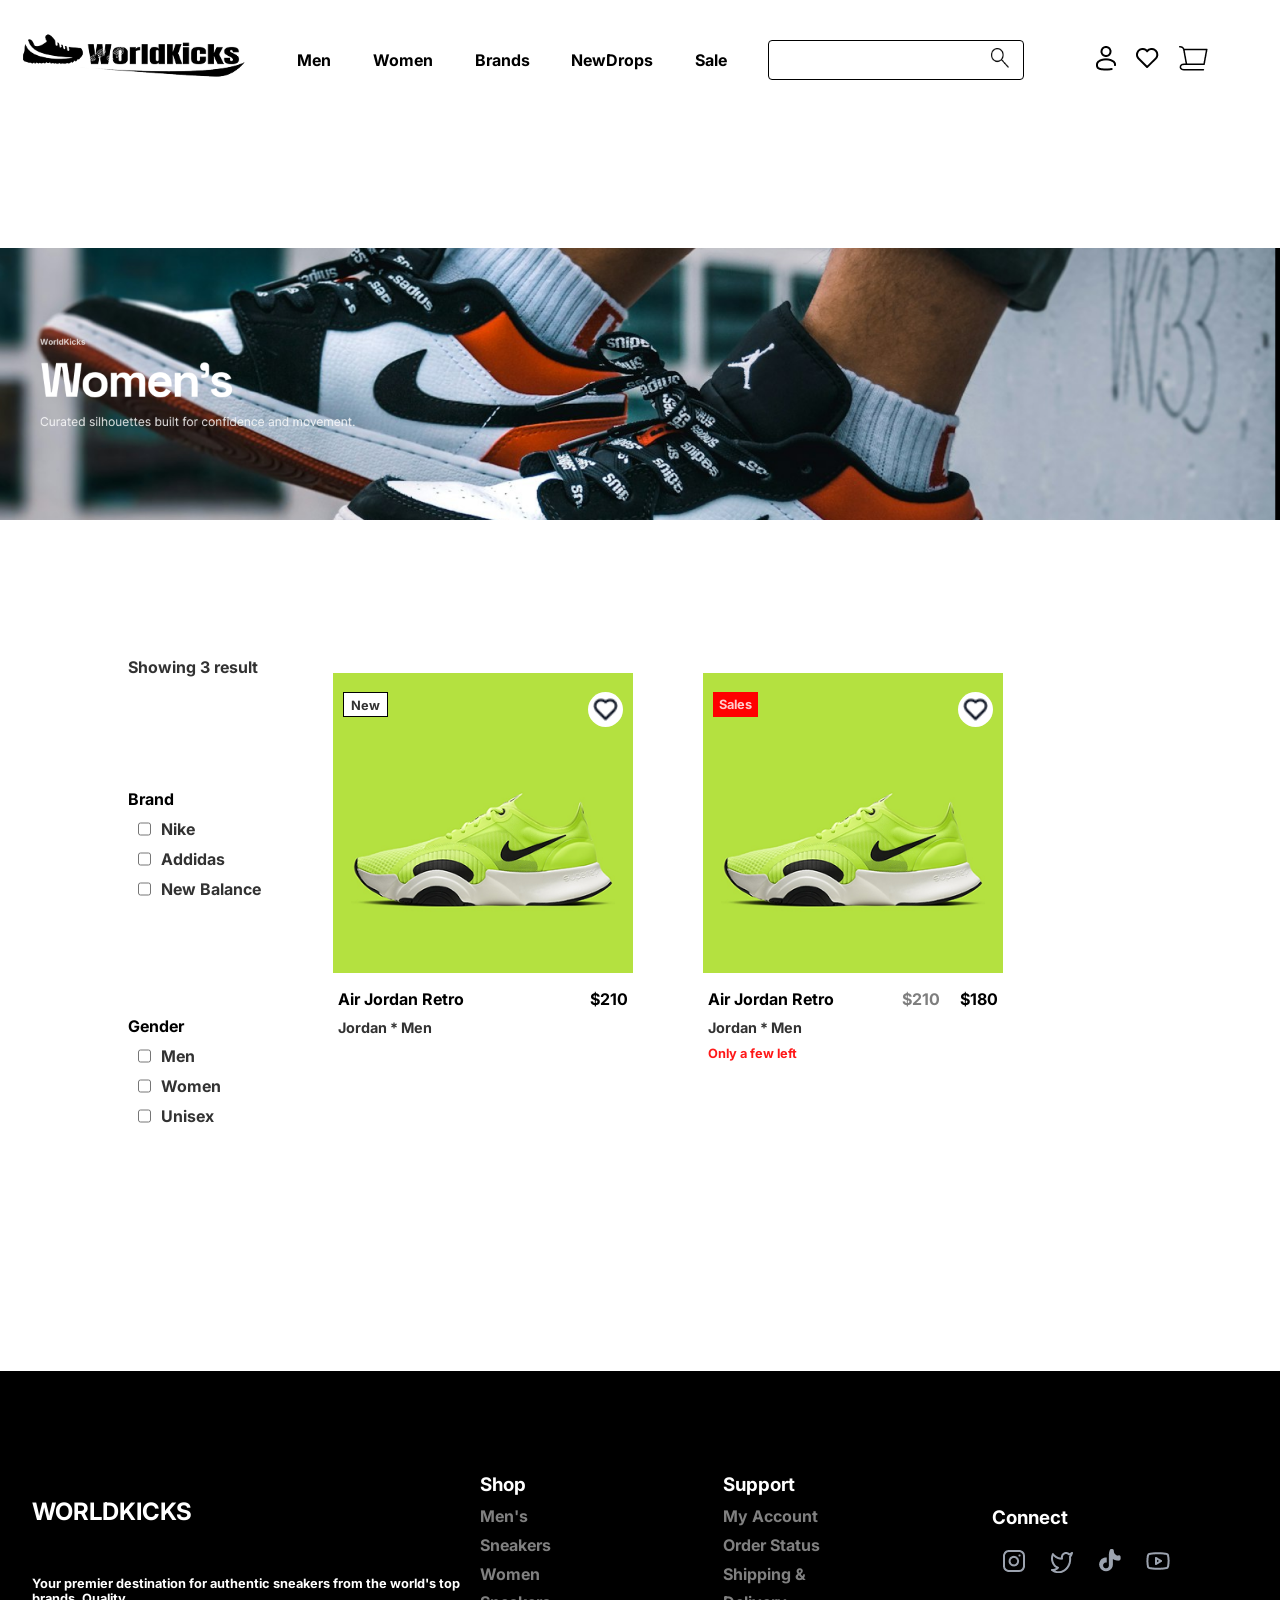
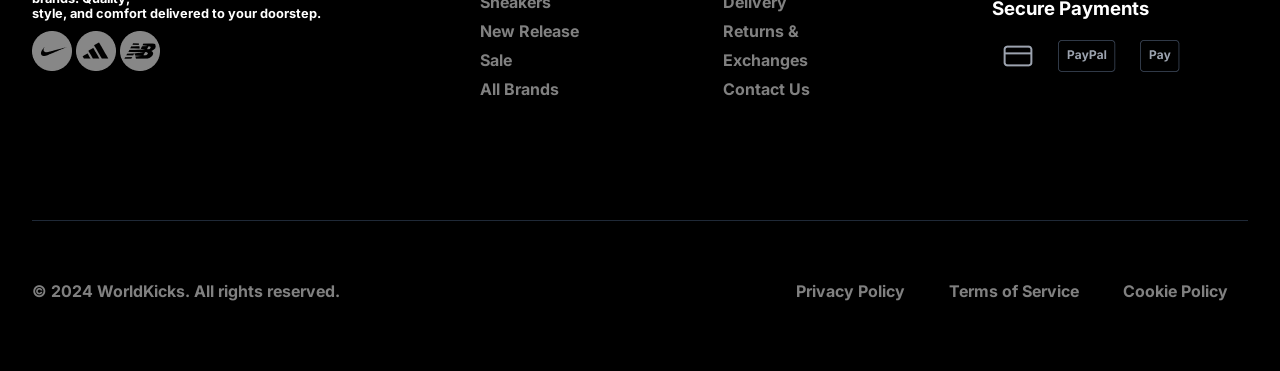
<file: (pages)/women.html>
<!DOCTYPE html>
<html lang="en">
<head>
	<meta charset="UTF-8">
	<meta name="viewport" content="width=device-width, initial-scale=1.0">
	<title>Men Page</title>
    <link rel="preconnect" href="https://fonts.googleapis.com">
    <link rel="preconnect" href="https://fonts.gstatic.com" crossorigin>
    <link href="https://fonts.googleapis.com/css2?family=Inter:wght@400;500;700&display=swap" rel="stylesheet">
    <link rel="stylesheet" href="../global.css">
    <link rel="stylesheet" href="../styles/landpage/header.css">
    <link rel="stylesheet" href="../styles/content/banner.css">
    <link rel="stylesheet" href="../styles/content/content.css">
    <link rel="stylesheet" href="../styles/landpage/footer.css">
</head>
<body>
	<main>
        <header>
            <div class="expnadable_div">
                <div>
                    <h2>Shop Category</h2>
                    <nav>
                        <ul>
                            <li>Sneakers (Lifestyle)</li>
                            <li>Running</li>
                            <li>Basketball</li>
                            <li>Training/Gym</li>
                            <li>Sandals/Slides</li>
                        </ul>
                    </nav>
                </div>
                <div>
                    <h2>Shop By Style</h2>
                    <nav>
                        <ul>
                            <li>Low top</li>
                            <li>Mid-type</li>
                            <li>High-type</li>
                            <li>Chunky</li>
                            <li>Minimalist</li>
                        </ul>
                    </nav>
                </div>
                <div>
                    <h2>Shop By Brand</h2>
                    <nav>
                        <ul>
                            <li>New Balance</li>
                            <li>Nike</li>
                            <li>Addidas</li>
                        </ul>
                    </nav>
                </div>
                <div>
                    <h2>Feature</h2>
                    <nav>
                        <ul>
                            <li>Best Sellers</li>
                            <li>New Arrivals</li>
                            <li>Trending Now</li>
                        </ul>
                    </nav>
                </div>
            </div>
            <div class="header_wrapper">
                <figure>
                    <img src="../assets/logo.png" alt="logo" title="Logo">
                </figure>
                <nav>
                    <ul>
                        <li>Men</li>
                        <li>Women</li>
                        <li>Brands</li>
                        <li>NewDrops</li>
                        <li>Sale</li>
                    </ul>
                </nav>
                <div class="search">
                    <input type="text">
                    <span><img src="../assets/search.png" alt="search" title="search"></span>
                </div>
                <div class="icons">
                    <span><img src="../assets/solar_user-broken.png" alt="user" title="user"></span>
                    <span><img src="../assets/heart.png" alt="heart" title="heart"></span>
                    <span><img src="../assets/cart.png" alt="cart" title="cart"></span>
                </div>
            </div>
        </header>
        <section class="banner">
            <img src="../assets/Background_women.png" alt="">
        </section>
        <section class="content">
            <aside class="content_aside">
                <p style="opacity: 0.8;">Showing 3 result</p>
                <div>
                    <p>Brand</p>
                    <span><input type="checkbox" name="" id=""><p style="opacity: 0.8;">Nike</p></span>
                    <span><input type="checkbox" name="" id=""><p style="opacity: 0.8;">Addidas</p></span>
                    <span><input type="checkbox" name="" id=""><p style="opacity: 0.8;">New Balance</p></span>
                </div>
                <div>
                    <p>Gender</p>
                    <span><input type="checkbox" name="" id=""><p style="opacity: 0.8;">Men</p></span>
                    <span><input type="checkbox" name="" id=""><p style="opacity: 0.8;">Women</p></span>
                    <span><input type="checkbox" name="" id=""><p style="opacity: 0.8;">Unisex</p></span>
                </div>
            </aside>
            <div class="product_sale_cons">
                <div class="product_sale_cons_relative">
                    <span class="product_sale_cons_status" style="border: 1px solid #000;">
                        <p>New</p>
                    </span>
                    <span class="wishlist">
                        <img src="../assets/heart_wishlist.png" alt="wishlist" title="wishlist">
                    </span>
                    <figure class="product_sale_cons_figure">
                        <img src="../assets/image/Product_13.png" alt="Products">
                        <figcaption>
                            <span>
                                <h4>Air Jordan Retro</h4>
                                <h4>$210</h4>
                            </span>
                            <p>Jordan * Men</p>
                        </figcaption>
                    </figure>
                </div>
                <div class="product_sale_cons_relative">
                    <span class="product_sale_cons_status" style="background-color: #f00; color: #fff;">
                        <p>Sales</p>
                    </span>
                    <span class="wishlist">
                        <img src="../assets/heart_wishlist.png" alt="wishlist" title="wishlist">
                    </span>
                    <figure class="product_sale_cons_figure">
                        <img src="../assets/image/Product_13.png" alt="Products">
                        <figcaption>
                            <span>
                                <h4>Air Jordan Retro</h4>
                                <div style="display: flex;">
                                    <h4 style="margin: 0 20px; opacity: 0.5;">$210</h4>
                                    <h4>$180</h4>
                                </div>
                            </span>
                            <p>Jordan * Men</p>
                            <p style="color: #f00; opacity: 0.9; font-size: 0.8rem;">Only a few left</p>
                        </figcaption>
                    </figure>
                </div>
            </div>
        </section>
    </main>
</body>
<footer>
    <main class="footer_container">
        <div class="footer_wrapper">
            <section class="footer_info">
                <div class="footer_info_contain footer_contain_1">
                    <h2>WORLDKICKS</h2>
                    <p>Your premier destination for authentic sneakers from the world's top brands. Quality, <br> style, and comfort delivered to your doorstep.</p>
                    <span> 
                        <img src="../assets/footer_nike_icons.png" alt="">
                        <img src="../assets/footer_addidas_icons.png" alt="">
                        <img src="../assets/footer_NewBalance_icons.png" alt="">
                    </span>
                </div>
                <div class="footer_info_contain footer_contain_2">
                    <div>
                        <h3>Shop</h3>
                        <a href="#">Men's Sneakers</a>
                        <a href="#">Women Sneakers</a>
                        <a href="#">New Release</a>
                        <a href="#">Sale</a>
                        <a href="#">All Brands</a>
                    </div>
                    <div>
                        <h3>Support</h3>
                        <a href="#">My Account</a>
                        <a href="#">Order Status</a>
                        <a href="#">Shipping & Delivery</a>
                        <a href="#">Returns & Exchanges</a>
                        <a href="#">Contact Us</a>
                    </div>
                </div>
                <div class="footer_info_contain footer_contain_3">
                    <div>
                        <h3>Connect</h3>
                        <img src="../assets/footer_insta.png" alt="">
                        <img src="../assets/footer_twitter.png" alt="">
                        <img src="../assets/footer_tiktok.png" alt="">
                        <img src="../assets/footer_youtube.png" alt="">
                    </div>
                    <div>
                        <h3>Secure Payments</h3>
                        <img src="../assets/footer_debitCard.png" alt="">
                        <img src="../assets/footer_paypal.png" alt="">
                        <img src="../assets/footer_pay.png" alt="">
                    </div>
                </div>
            </section>
            <section class="term_and_policy">
                <p>© 2024 WorldKicks. All rights reserved.</p>
                <span>
                    <a href="#">Privacy Policy</a>
                    <a href="#">Terms of Service</a>
                    <a href="#">Cookie Policy</a>
                </span>
            </section>
        </div>
    </main>
</footer>
</html>
</file>
<file: global.css>
* {
    margin: 0;
    padding: 0;
    box-sizing: border-box;
    font-weight: bold;
    font-family: 'Inter', Arial, Helvetica, sans-serif;
    scroll-behavior: smooth;
}

:root {
    --primary: #3C3C3C;
    --secondary: #E0DECF;
    --primary-fx-color: 60,60,60,;
    --secondary-fx-color: 224,222,207,;
    --foreground-black: #000;
    --foreground-white: #fff;
    --blend: #E5E7EB;
    --max-width: 1920px;
}
.container {
    width: 100dvw;
    height: auto;
    display: flex;
    flex-flow: column;
    margin: 0 auto;
    padding: 0;
}
body {
    overflow-x: hidden;
    width: 100%;
}
main {
    padding-top: 120px; /* offset fixed header height so content isn't hidden behind it */
}
</file>
<file: styles/landpage/header.css>
header {
    width: 100dvw;
    height: 120px;
    margin: 0 auto;
    position: fixed;
    top: 0;
    z-index: 9999;
    backdrop-filter: blur(30px);
    -webkit-backdrop-filter: blur(30px); /* for Safari */
}
.expnadable_div {
    width: 100%;
    height: 500px;
    transform: translateY(-100%);
    position: fixed;
    top: 0;
    z-index: -1;
    background-color: var(--foreground-white);
    transition: all 1s ease;
    opacity: 0;
    display: flex;
    justify-content: space-evenly;
    align-items: flex-start;
    padding: 9rem;
}
.expnadable_div div, .expnadable_div ul {
    display: flex;
    justify-content: center;
    align-items: flex-start;
    flex-flow: column;
}
.expnadable_div li {
    margin: 30px 0 0 40px;
    opacity: 0.8;
    font-size: 0.8rem;
    width: 400px;
}
.expnadable_div h2 {
    margin: 0 0 20px 0;
}
.header_wrapper {
    width: min(100dvw, var(--max-width));
    height: inherit;
    margin: 0 auto;
    display: flex;
    justify-content: space-between;
    align-items: center;
    
}
header:hover .expnadable_div {
    transform: translateY(0);
    opacity: 1;
}
figure {
    overflow: hidden;
    width: 20%;
    height: 130px;
    display: flex;
    justify-content: center;
    align-items: center;
}
figure img {
    width: min(280px, 100%);
    margin-top: clamp(20px, 0.5rem + 1vw, 40px);
}
nav {
    width: 40%;
    height: auto;
}
nav ul {
    width: 100%;
    display: flex;
    justify-content: center;
}
nav li {
    cursor: pointer;
    list-style: none;
    font-size: clamp(0.5rem, 0.5rem + 1vw, 1rem);
    margin: 0 clamp(15px, 0.5rem + 1vw, 25px);
}
.search {
    position: relative;
    width: 20%;
    display: flex;
    justify-content: center;
    align-items: center;
}
.search span {
    position: absolute;
    right: 15px;
}
.search img {
    width: 18px;
}
.search input {
    width: 100%;
    height: 40px;
    padding: 0 10px;
    border: 1px solid var(--foreground-black);
    border-radius: 4px;
}
.icons {
    width: 20%;
    display: flex;
    justify-content: center;
    align-items: center;
}
.icons span {
    margin: 0 10px;
}
</file>
<file: styles/landpage/banner.css>
.banner {
    width: 100%;
    height: max(100dvh, 890px);
    min-height: 890px;
    overflow: hidden;
    padding: 0;
    background: linear-gradient(180deg, rgba(var(--primary-fx-color) 0.5) 0%, rgba(var(--secondary-fx-color) 0.9) 100%);
}
.banner_wrapper {
    width: min(100dvw, var(--max-width));
    height: inherit;
    margin: 0 auto;
    position: relative;
    display: flex;
}
/* Left Side */
.banner_left {
    width: max(50%, 850px);
    height: inherit;
    display: flex;
    justify-content: center;
    align-items: start;
    flex-flow: column;
    padding: 0 0 0 3rem;
    position: relative;
    z-index: 1;
}
.banner_title {
    overflow: hidden;
    height: 160px;
    font-size: clamp(2rem, 0.5rem + 1.5vw, 2.5rem);
    font-weight: bold;
    line-height: 1;
    letter-spacing: 1rem;
}
.banner_title_anim_fx {
    animation: slide_up 8s ease infinite;
}
@keyframes slide_up {
    0% {
        transform: translateY(0);
    }
    10% {
        transform: translateY(0);
    }
    40% {
        transform: translateY(-200px);
    }
    50% {
        transform: translateY(-200px);
    }
    80% {
        transform: translateY(-370px);
    }
    90% {
        transform: translateY(-370px);
    }
}

.banner_title_anim_fx div {
    padding: 0 0 45px 0;
}

.banner_para1 {
    margin: 20px 0;
    padding: 0 20px;
    overflow: hidden;
    height: 50px;
}
.banner_para1_fx {
    animation: slide_up_para 8s ease infinite;
}
@keyframes slide_up_para {
    0% {
        transform: translateY(0);
        opacity: 1;
    }
    10% {
        transform: translateY(0);
        opacity: 1;
    }
    15% {
        opacity: 0.5;
    }
    35% {
        opacity: 0.5;
    }
    40% {
        transform: translateY(-60px);
        opacity: 1;
    }
    50% {
        transform: translateY(-60px);
        opacity: 1;
    }
    55% {
        opacity: 0.5;
    }
    75% {
        opacity: 0.5;
    }
    80% {
        transform: translateY(-120px);
        opacity: 1;
    }
    90% {
        transform: translateY(-120px);
        opacity: 1;
    }
    100% {
        opacity: 0.5;
    }
}
.banner_para1_fx div {
    margin: 0 0 30px 0;
}
.banner_button {
    padding: 10px 30px;
    margin: 30px 0 0 40px;
    cursor: pointer;
}
.banner_icons {
    display: flex;
    justify-content: center;
    align-items: center;
    margin: 40px 15px;
}
.banner_icons span {
    display: flex;
    justify-content: center;
    align-items: center;
    margin: 0 20px;
}
.banner_icons img {
    margin: 0 10px;
}
.banner_icons p {
    color: #FF611D;
}
.banner_shop_by_brand {
    position: absolute;
    bottom: 30px;
    padding: 20px;
}
.shop_brand_icons_2 {
    display: flex;
}
.banner_shop_by_brand h2 {
    margin: 10px;
}
.banner_shop_by_brand img {
    margin: 10px;
    width: 150px;
    height: auto;
}
/* Right Side */
.banner_right {
    width: 50%;
    height: inherit;
    position: absolute;
    width: 80%;
    right: 0;
    top: 0;
    display: flex;
    justify-content: right;
    padding-top: 10dvh;
}
.banner_right img {
    width: 1200px;
    height: 1000px;
    position: absolute;
    animation: slide_1 8000ms ease infinite;
}
@keyframes slide_1 {
    0% {
        transform: translateX(0);
    }
    10% {
        transform: translateX(0);
    }
    40% {
        transform: translateX(-180%);
    }
    50% {
        transform: translateX(-180%);
    }
    80% {
        transform: translateX(-350%);
    }
    90% {
        transform: translateX(-350%);
    }
}
.img1_fx {
    right: 0;
}

.img2_fx {
    right: -145%;
}
.img3_fx {
    right: -270%;
}

@media (max-width: 768px) {
    .banner_title {
        letter-spacing: 0.5rem;
    }
    .banner_right {
        z-index: -1;
    }
}
</file>
<file: styles/landpage/shop_brand.css>
.shop_brand {
    width: 100%;
    height: auto;
    display: flex;
    justify-content: start;
    align-items: center;
    flex-flow: column;
}
.shop_brand_wrapper_1 {
    width: min(100dvw, var(--max-width));
    height: inherit;
    margin: 0 auto;
    display: flex;
    justify-content: space-evenly;
    align-items: center;
}
.shop_brand_icons {
    width: 100%;
    height: 100px;
    background: var(--foreground-black);
    margin: 50px 0 0 0;
    color: var(--foreground-white);
}
.shop_brand_icons_contain {
    display: flex;
    width: 280px;
    justify-content: center;
    align-items: center;
}
.shop_brand_icons_contain img {
    margin: 0 10px;
}
.shop_brand_contain {
    padding: 20px;
    background-color: var(--blend);
    width: 100%;
    height: 700px;
    display: flex;
    justify-content: center;
    align-items: center;
    flex-flow: column;
}
.shop_brand_title {
    text-align: center;
    line-height: 2;
    margin: 40px;
}
.shop_brand_title h2 {
    font-size: 2.5rem;
    font-weight: bold;
}
.shop_brand_title p {
    opacity: 0.7;
}
.shop_brand_icons_2 {
    margin: 20px;
}
.shop_brand_icons_2 span {
    margin: 20px;
}
</file>
<file: styles/landpage/shops.css>
.shops {
    width: 100%;
    height: auto;
}
.shops_wrapper {
    width: min(100dvw, var(--max-width));
    height: auto;
    margin: 0 auto;
    display: flex;
    justify-content: center;
    align-items: center;
    flex-flow: column;
}
.shops_content {
    padding: 6rem 5rem;
    width: 100%;
    position: relative;
}
.shops_content_title {
    line-height: 2;
    width: 100%;
}
.shops_content_title h2 {
    font-size: 3rem;
    font-weight: bold;
}
.shops_content_title p {
    opacity: 0.8;
}
.shops_content_view_all {
    position: absolute;
    right: 100px;
    top: 130px;
    display: flex;
    justify-content: space-between;
    width: 90px;
    cursor: pointer;
}
.shops_content_product {
    width: 100%;
    height: auto;
    padding: 50px 0;
    display: flex;
    margin: 0 auto;
    justify-content: space-between;
    align-items: center;
    flex-wrap: wrap;
    gap: 2rem;
}
.shops_content_product div {
    width: 380px;
    height: auto;
    overflow: hidden;
    line-height: 2;
    position: relative;
}
.fx_display {
    position: absolute;
    padding: 1px 16px;
    left: 13px;
    bottom: 142px;
    color: #fff;
    border-radius: 20px;
}
.fx_display_sales {
    position: absolute;
    padding: 1px 16px;
    left: 13px;
    top: 15px;
    color: #fff;
    border-radius: 20px;
}
.shops_content_product img {
    width: inherit;
    border-radius: 15px;
}
.shops_content_product p {
    opacity: 0.5;
    font-size: 0.8rem;
}
</file>
<file: styles/landpage/footer.css>
.footer_container {
    width: 100dvw;
    height: 600px;
    background-color: var(--foreground-black);
    color: var(--foreground-white);
    position: relative;
    padding: 0;
}
.footer_wrapper {
    width: min(100dvw, var(--max-width));
    height: auto;
    margin: 0;
    display: flex;
    justify-content: start;
    align-items: center;
    flex-flow: column;
}
.footer_info {
    width: 100%;
    height: 350px;
    display: flex;
    justify-content: center;
    align-items: center;
}
.footer_info_contain {
    height: auto;
    margin: 5rem 0 0 0;
}
.footer_contain_1 {
    width: 35%;
}
.footer_contain_1 p {
    font-size: 0.8rem;
    margin: 50px 0 10px 0;
}

.footer_contain_2 {
    width: 40%;
    display: flex;
    justify-content: flex-start;
    align-items: flex-start;
    line-height: 1.8;
}
.footer_contain_2 div {
    display: flex;
    justify-content: start;
    align-items: start;
    flex-flow: column;
    margin: 0 8rem 0 0;
}
.footer_contain_2 a {
    text-decoration: none;
    color: var(--foreground-white);
    opacity: 0.5;
}
.footer_contain_3 {
    width: 20%;
    height: 160px;
}
.footer_contain_3 div {
    margin: 0 0 20px 0;
}
.footer_contain_3 h3 {
    margin: 0 0 20px 0;
}
.footer_contain_3 img {
    margin: 0 10px;
}
.term_and_policy {
    position: absolute;
    width: 95%;
    bottom: 70px;
    display: flex;
    justify-content: space-between;
    align-items: center;
    border-top: 1px solid #1F2937;
}
.term_and_policy p, .term_and_policy span {
    margin: 60px 0 0 0;
}
.term_and_policy a, .term_and_policy p {
    text-decoration: none;
    color: var(--foreground-white);
    opacity: 0.5;
}
.term_and_policy a {
    margin: 0 20px;
}
</file>
<file: styles/content/banner.css>
.banner {
    padding-top: 8rem;
}
.banner img {
    width: 100%;
}
</file>
<file: styles/content/content.css>
.content {
    width: 100%;
    height: auto;
    padding: 8rem;
    display: flex;
    justify-content: flex-start;
}
.content_aside {
    width: 20%;
    height: auto;
}
.content_aside span {
    display: flex;
}
.content_aside div {
    margin: 7rem 0;
}
.content_aside p {
    margin: 5px 0;
}
.content_aside input {
    margin: 0 10px;
}
.product_sale_cons {
    width: 70%;
    height: auto;
    display: flex;
    justify-content: flex-start;
    flex-wrap: wrap;
    gap: 70px;
}
.product_sale_cons_figure {
    width: 300px;
    height: auto;
    display: flex;
    justify-content: center;
    align-items: center;
    flex-flow: column;
}
.product_sale_cons_figure img {
    width: 100%;
}
.product_sale_cons_figure span {
    display: flex;
    justify-content: space-between;
    align-items: center;
    width: 290px;
}
.product_sale_cons figcaption {
    padding-top: 1rem;
}
.product_sale_cons p {
    opacity: 0.8;
    font-size: 0.9rem;
    margin-top: 10px;

}
.product_sale_cons_relative {
    position: relative;
}
.wishlist {
    position: absolute;
    top: 40px;
    right: 10px;
    width: 35px;
    height: 35px;
    padding: 5px;
    background-color: #fff;
    border-radius: 50%;
    cursor: pointer;
}
.wishlist img {
    width: 100%;
    height: 100%;
}
.product_sale_cons_status {
    position: absolute;
    top: 40px;
    left: 10px;
    width: 45px;
    height: 25px;
    padding: 5px;
    background-color: #fff;
    text-align: center;
}
.product_sale_cons_status p {
    font-size: 0.8rem;
    margin: 0;
}
</file>
<file: styles/acc-profile/cart.css>
:root{
    --cart-max-w:1180px;
    --cart-black:#111827;
    --cart-gray:#6B7280;
    --cart-muted:#4B5563;
    --cart-border:#E5E7EB;
    --cart-border-2:#D1D5DB;
    --cart-bg:#F9FAFB;
    --cart-img-bg:#F3F4F6;
}

*{box-sizing:border-box}
body{
    font-family:'Inter',system-ui,-apple-system,'Segoe UI',Roboto,'Helvetica Neue',Arial;
    margin:0;padding:0;color:var(--cart-black);background:#fff;
}

.cart-container{
    max-width:var(--cart-max-w);
    margin:0 auto 80px;
    padding:28px 20px 0;
    width:100%;
}

/* ── title ── */
.cart-title{
    font-family:'Space Grotesk',sans-serif;
    font-weight:700;font-size:40px;line-height:36px;
    letter-spacing:-1.5px;color:var(--cart-black);margin:0 0 40px;
}

/* ── layout ── */
.cart-layout{
    display:grid;
    grid-template-columns:1fr 340px;
    gap:48px;
    align-items:start;
}

/* ── cart item ── */
.cart-item{
    display:flex;gap:16px;align-items:center;
    padding:24px 0;
    border-top:1px solid var(--cart-border);
    border-bottom:1px solid var(--cart-border);
}
.item-image{
    width:96px;height:96px;flex-shrink:0;
    background:var(--cart-img-bg);border-radius:2px;
    display:flex;align-items:center;justify-content:center;overflow:hidden;
}
.item-image img{width:100%;height:100%;object-fit:contain;display:block;}

.item-details{flex:1;display:flex;flex-direction:column;gap:16px}
.item-name{
    font-family:'Space Grotesk',sans-serif;
    font-weight:500;font-size:16px;line-height:24px;
    letter-spacing:-0.4px;color:var(--cart-black);margin:0;
}
.item-variant{font-size:14px;line-height:20px;color:var(--cart-gray);font-weight:400;margin:0}
.item-actions{display:flex;align-items:center;gap:24px}
.item-qty{
    display:flex;align-items:center;height:32px;
    border:1px solid var(--cart-border-2);border-radius:2px;
}
.item-qty .qty-btn{
    width:28px;height:30px;border:none;background:transparent;
    font-size:14px;font-weight:600;color:var(--cart-gray);
    cursor:pointer;display:flex;align-items:center;justify-content:center;
}
.item-qty .qty-val{
    width:22px;text-align:center;font-size:14px;line-height:20px;
    font-weight:600;color:var(--cart-black);
}
.item-remove{
    display:flex;align-items:center;gap:6px;
    border:none;background:transparent;font-size:14px;line-height:20px;
    font-weight:500;color:#9CA3AF;cursor:pointer;padding:0;
}
.item-remove:hover{color:var(--cart-gray)}

.item-price{
    font-size:16px;line-height:24px;font-weight:500;color:var(--cart-black);
    white-space:nowrap;align-self:flex-start;padding-top:0;
}

/* ── summary ── */
.cart-summary{
    background:var(--cart-bg);border:1px solid var(--cart-border);border-radius:2px;
    padding:40px 24px 32px;
}
.summary-title{
    font-family:'Space Grotesk',sans-serif;
    font-weight:700;font-size:18px;line-height:28px;
    letter-spacing:0.9px;color:var(--cart-black);margin:0 0 32px;
}
.summary-rows{display:flex;flex-direction:column;gap:16px;margin-bottom:40px}
.summary-row{display:flex;justify-content:space-between;align-items:center}
.summary-row span:first-child{font-size:14px;line-height:20px;color:var(--cart-muted);font-weight:400}
.summary-row span:last-child{font-size:14px;line-height:20px;color:var(--cart-black);font-weight:500}
.summary-row.total{border-top:1px solid var(--cart-border);padding-top:16px}
.summary-row.total span{font-size:16px;line-height:24px;font-weight:700}

.checkout-btn{
    width:100%;height:56px;background:#000;border:none;border-radius:2px;
    display:flex;align-items:center;justify-content:center;gap:8px;
    font-size:18px;line-height:28px;font-weight:500;color:#fff;cursor:pointer;
    transition:opacity .2s;
}
.checkout-btn:hover{opacity:.85}

.continue-shopping{
    text-align:center;font-size:14px;line-height:20px;
    color:var(--cart-gray);font-weight:400;margin:16px 0 0;
}

/* ── responsive ── */
@media(max-width:1150px){
    .cart-layout{grid-template-columns:1fr 300px;gap:32px}
}
@media(max-width:900px){
    .cart-layout{grid-template-columns:1fr;gap:32px}
    .cart-title{font-size:32px}
    .item-price{align-self:auto}
}
@media(max-width:520px){
    .cart-container{padding:20px 12px 0}
    .cart-title{font-size:28px;margin-bottom:24px}
    .cart-item{flex-wrap:wrap;gap:12px}
    .item-details{min-width:calc(100% - 112px)}
    .item-actions{flex-wrap:wrap}
}
</file>
<file: styles/Product-details/product-details.css>
:root{
    --pd-max-w:1180px;
    --pd-black:#111827;
    --pd-gray:#6B7280;
    --pd-body:#4B5563;
    --pd-border:#D1D5DB;
    --pd-border-light:#E5E7EB;
    --pd-bg-badge:#F9FAFB;
}

*{box-sizing:border-box}
body{
    font-family:'Inter',system-ui,-apple-system,'Segoe UI',Roboto,'Helvetica Neue',Arial;
    margin:0;padding:0;color:var(--pd-black);background:#fff;
}

.product-details-container{
    max-width:var(--pd-max-w);
    margin:0 auto 80px;
    padding:28px 20px 0;
    width:100%;
}

/* ── breadcrumb ── */
.breadcrumb{display:flex;align-items:center;gap:6px;margin-bottom:32px;font-size:14px}
.breadcrumb span{color:var(--pd-gray);font-weight:400}
.breadcrumb .sep{color:var(--pd-gray);font-weight:400}
.breadcrumb .active{color:var(--pd-black);font-weight:500}

/* ── grid ── */
.product-grid{
    display:grid;
    grid-template-columns:1fr 440px;
    gap:80px;
    align-items:start;
}

/* ── images: vertical thumbs + main ── */
.product-images{display:flex;gap:28px}
.thumbs-strip{
    display:flex;flex-direction:column;gap:16px;
    width:96px;flex-shrink:0;
}
.thumbs-strip img{
    width:96px;height:96px;object-fit:cover;
    border:1px solid var(--pd-border);border-radius:2px;cursor:pointer;display:block;
}
.main-image{
    flex:1;display:flex;align-items:center;justify-content:center;
    background:#fff;overflow:hidden;
}
.main-image img{max-width:100%;height:auto;object-fit:contain;display:block}

/* ── product info ── */
.product-info{padding:0}

.product-brand{
    font-family:'Space Grotesk',sans-serif;
    font-weight:600;font-size:18px;line-height:28px;
    letter-spacing:0.45px;color:var(--pd-gray);margin:0 0 2px;
}
.title-row{display:flex;justify-content:space-between;align-items:flex-start}
.product-title{
    font-family:'Space Grotesk',sans-serif;
    font-weight:700;font-size:30px;line-height:36px;
    letter-spacing:-1.5px;color:var(--pd-black);margin:0;
}
.share-btn{
    width:40px;height:40px;border-radius:9999px;border:1px solid var(--pd-border);
    background:transparent;font-size:18px;cursor:pointer;display:flex;align-items:center;justify-content:center;flex-shrink:0;
    color:var(--pd-black);transition:border-color .2s;
}
.share-btn:hover{border-color:#9CA3AF}

.price-row{margin:8px 0 0}
.price{font-family:'Inter',sans-serif;font-weight:700;font-size:24px;line-height:32px;color:var(--pd-black)}

/* ── size selector ── */
.size-selector{margin:24px 0 0}
.size-header{display:flex;justify-content:space-between;align-items:center;margin-bottom:12px}
.size-header label{
    font-family:'Space Grotesk',sans-serif;
    font-weight:600;font-size:14px;line-height:20px;letter-spacing:0.7px;color:var(--pd-black);margin:0;
}
.size-guide{font-size:14px;line-height:20px;color:var(--pd-gray);cursor:pointer}
.sizes-grid{
    display:grid;grid-template-columns:repeat(4,1fr);gap:8px;
}
.size-btn{
    height:46px;border:1px solid var(--pd-border);border-radius:2px;
    background:#fff;font-family:'Inter',sans-serif;font-weight:500;
    font-size:14px;line-height:20px;color:var(--pd-black);cursor:pointer;
    display:flex;align-items:center;justify-content:center;transition:border-color .2s;
}
.size-btn:hover{border-color:#9CA3AF}

/* ── cart row (qty + add-to-cart) ── */
.cart-row{display:flex;gap:16px;align-items:center;margin:24px 0 0}
.qty-control{
    display:flex;align-items:center;height:56px;
    border:1px solid var(--pd-border);border-radius:2px;flex-shrink:0;
}
.qty-btn{
    width:48px;height:54px;border:none;background:transparent;
    font-family:'Poppins',sans-serif;font-size:16px;font-weight:600;color:var(--pd-gray);
    cursor:pointer;display:flex;align-items:center;justify-content:center;
}
.qty-val{
    width:32px;text-align:center;font-family:'Poppins',sans-serif;
    font-weight:600;font-size:16px;line-height:24px;color:var(--pd-black);
}
.add-to-cart{
    flex:1;height:56px;border:1px solid #000;border-radius:7px;
    background:#000;color:#fff;font-family:'Inter',sans-serif;
    font-weight:500;font-size:18px;line-height:28px;cursor:pointer;
    transition:opacity .2s;
}
.add-to-cart:hover{opacity:.85}

/* ── authenticity badge ── */
.authenticity-badge{
    display:flex;align-items:center;gap:12px;
    background:var(--pd-bg-badge);border:1px solid var(--pd-border-light);
    border-radius:2px;padding:16px;margin:20px 0 0;
}
.badge-icon{
    width:24px;height:24px;border-radius:50%;
    background:#16A34A;color:#fff;display:flex;align-items:center;justify-content:center;
    font-size:14px;font-weight:700;flex-shrink:0;
}
.badge-text{display:flex;flex-direction:column}
.badge-text strong{font-size:14px;line-height:20px;letter-spacing:0.7px;color:var(--pd-black);font-weight:700}
.badge-text span{font-size:12px;line-height:16px;color:var(--pd-gray);font-weight:400}

/* ── product tabs ── */
.product-tabs{margin:28px 0 0;border-top:1px solid var(--pd-border-light);padding-top:33px}
.tabs-header{display:flex;gap:0;margin-bottom:24px}
.tab{
    border:none;background:transparent;padding:0 0 10px;margin-right:32px;
    font-family:'Inter',sans-serif;font-weight:700;font-size:14px;
    line-height:20px;letter-spacing:0.7px;text-align:center;
    color:var(--pd-gray);cursor:pointer;border-bottom:2px solid transparent;
}
.tab.active{color:#000;border-bottom-color:#000}
.tab-content p{font-size:15px;line-height:23px;color:var(--pd-body);font-weight:400;margin:0 0 16px}
.spec-list{list-style:none;padding:0;margin:0}
.spec-list li{
    font-size:15px;line-height:23px;color:var(--pd-body);font-weight:400;
}
.spec-list li+li{margin-top:4px}

/* ── sticky ── */
@media(min-width:1000px){
    .product-info{position:sticky;top:140px;align-self:start}
}

/* ── medium ── */
@media(max-width:1150px){
    .product-grid{grid-template-columns:1fr 360px;gap:48px}
    .thumbs-strip{width:72px}
    .thumbs-strip img{width:72px;height:72px}
    .sizes-grid{grid-template-columns:repeat(4,1fr)}
}

/* ── tablet ── */
@media(max-width:900px){
    .product-grid{grid-template-columns:1fr;gap:32px}
    .product-images{flex-direction:row}
    .thumbs-strip{width:64px}
    .thumbs-strip img{width:64px;height:64px}
    .product-title{font-size:24px}
    .price{font-size:20px}
    .cart-row{flex-direction:row}
    .add-to-cart{width:auto}
}
@media(max-width:768px){
    .sizes-grid{grid-template-columns:repeat(4,1fr)}
    .cart-row{flex-direction:column;align-items:stretch}
    .qty-control{align-self:flex-start}
    .add-to-cart{width:100%}
}

/* ── mobile ── */
@media(max-width:520px){
    .product-details-container{padding:20px 12px 0}
    .product-images{flex-direction:column}
    .thumbs-strip{flex-direction:row;width:100%}
    .thumbs-strip img{width:72px;height:72px}
    .product-title{font-size:20px}
    .sizes-grid{grid-template-columns:repeat(3,1fr)}
    .tabs-header{gap:16px}
    .tab{margin-right:0}
}
</file>
<file: styles/wishlist/wishlist-empty.css>
:root{
    --we-max-w:1180px;
    --we-black:#111827;
    --we-gray:#6B7280;
}

*{box-sizing:border-box}
body{
    font-family:'Inter',system-ui,-apple-system,'Segoe UI',Roboto,'Helvetica Neue',Arial;
    margin:0;padding:0;color:var(--we-black);background:#fff;
}

.empty-wishlist{
    max-width:var(--we-max-w);
    margin:0 auto 80px;
    padding:80px 20px 0;
    width:100%;
    display:flex;justify-content:center;
}

.empty-content{
    display:flex;flex-direction:column;align-items:center;
    text-align:center;max-width:500px;
}

.empty-title{
    font-family:'Space Grotesk',sans-serif;
    font-weight:700;font-size:36px;line-height:40px;
    letter-spacing:-1.8px;color:var(--we-black);margin:0 0 20px;
}

.empty-subtitle{
    font-size:16px;line-height:24px;color:var(--we-gray);font-weight:400;margin:0 0 48px;
}

.empty-btn{
    display:inline-flex;align-items:center;justify-content:center;
    width:250px;height:70px;background:#000;border-radius:2px;
    font-size:22px;line-height:28px;font-weight:500;color:#fff;
    text-decoration:none;transition:opacity .2s;
}
.empty-btn:hover{opacity:.85}

@media(max-width:520px){
    .empty-wishlist{padding:48px 12px 0}
    .empty-title{font-size:28px}
    .empty-btn{width:100%;font-size:18px;height:56px}
}
</file>
<file: styles/wishlist/wishlist.css>
:root{
    --wl-max-w:1180px;
    --wl-black:#111827;
    --wl-gray:#6B7280;
    --wl-border:#E5E7EB;
    --wl-card-bg:#F3F4F6;
}

*{box-sizing:border-box}
body{
    font-family:'Inter',system-ui,-apple-system,'Segoe UI',Roboto,'Helvetica Neue',Arial;
    margin:0;padding:0;color:var(--wl-black);background:#fff;
}

.wishlist-container{
    max-width:var(--wl-max-w);
    margin:0 auto 80px;
    padding:28px 20px 0;
    width:100%;
}

/* ── header ── */
.wishlist-header{
    padding-bottom:24px;
    border-bottom:1px solid var(--wl-border);
    margin-bottom:40px;
}
.wishlist-title{
    font-family:'Space Grotesk',sans-serif;
    font-weight:700;font-size:45px;line-height:40px;
    letter-spacing:-1.8px;color:var(--wl-black);margin:0 0 8px;
}
.wishlist-count{
    font-size:14px;line-height:20px;color:var(--wl-gray);font-weight:400;margin:0;
}

/* ── grid ── */
.wishlist-grid{
    display:grid;
    grid-template-columns:repeat(auto-fill,minmax(280px,1fr));
    gap:32px;
}

/* ── card ── */
.wishlist-card{
    display:flex;flex-direction:column;
}
.card-image{
    position:relative;background:var(--wl-card-bg);border-radius:2px;
    aspect-ratio:1/1;display:flex;align-items:center;justify-content:center;overflow:hidden;
}
.card-image img{
    width:100%;height:100%;object-fit:cover;display:block;
}
.card-badge{
    position:absolute;top:12px;left:12px;
    background:#fff;border:1px solid #000;border-radius:2px;
    font-family:'Inter',sans-serif;font-weight:700;font-size:12px;line-height:16px;
    letter-spacing:0.6px;color:#000;padding:5px 10px;
}
.card-remove{
    position:absolute;top:12px;right:12px;
    width:36px;height:36px;border-radius:9999px;border:none;
    background:#fff;box-shadow:0 1px 2px rgba(0,0,0,0.05);
    display:flex;align-items:center;justify-content:center;
    font-size:18px;color:#EF4444;cursor:pointer;padding:0;
    transition:transform .2s;
}
.card-remove:hover{transform:scale(1.1)}

.card-info{padding:12px 0 0;display:flex;flex-direction:column}
.card-name{
    font-family:'Space Grotesk',sans-serif;
    font-weight:500;font-size:14px;line-height:20px;
    letter-spacing:-0.35px;color:var(--wl-black);margin:0;
    white-space:nowrap;overflow:hidden;text-overflow:ellipsis;
}
.card-brand{
    font-size:14px;line-height:20px;color:var(--wl-gray);font-weight:400;margin:2px 0 4px;
}
.card-price{
    font-size:14px;line-height:20px;font-weight:700;color:var(--wl-black);
}

/* ── responsive ── */
@media(max-width:900px){
    .wishlist-grid{grid-template-columns:repeat(auto-fill,minmax(240px,1fr));gap:20px}
    .wishlist-title{font-size:32px}
}
@media(max-width:520px){
    .wishlist-container{padding:20px 12px 0}
    .wishlist-header{margin-bottom:24px}
    .wishlist-grid{grid-template-columns:1fr;gap:16px}
    .wishlist-title{font-size:28px}
}
</file>
